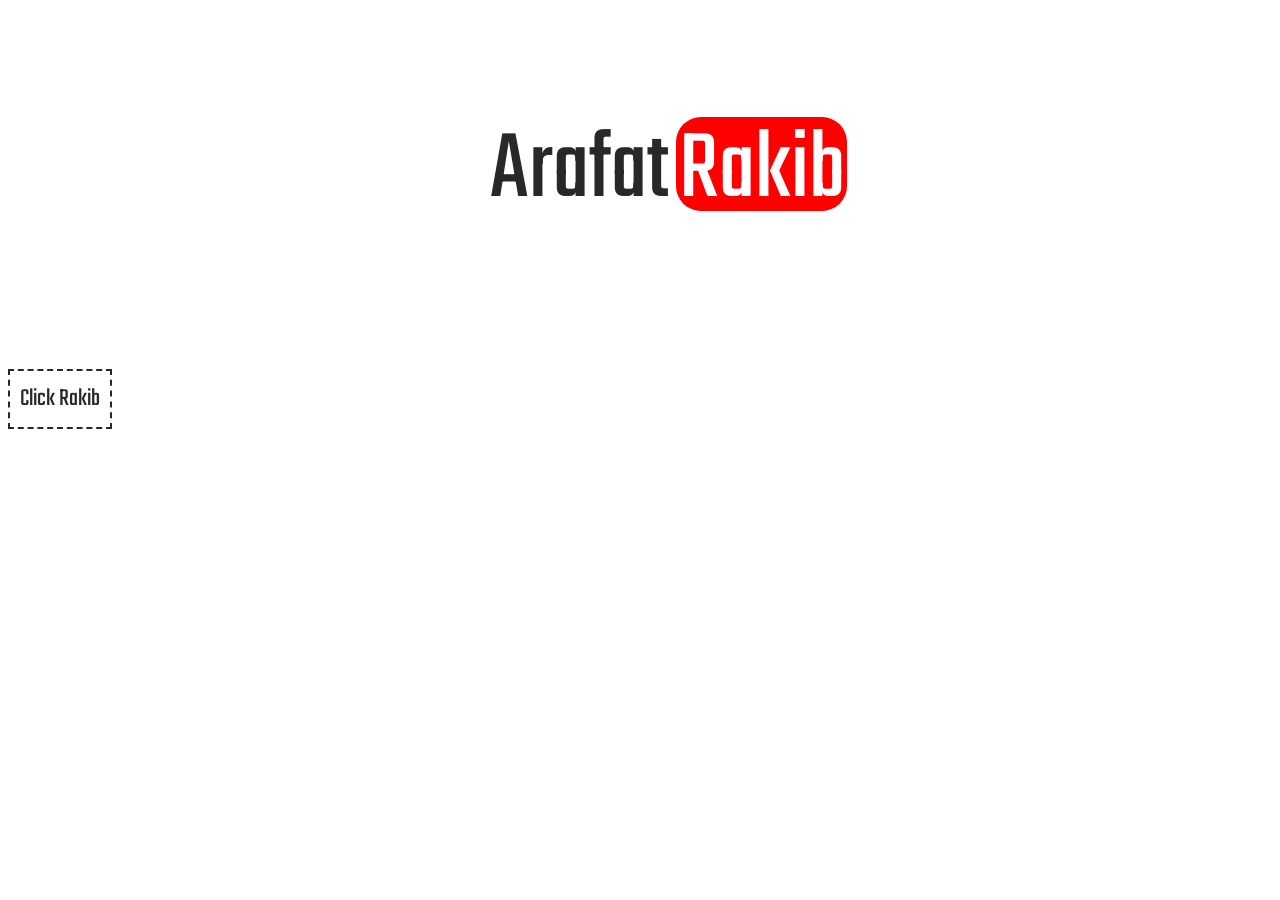
<file: css/youtube-type-logo-animation/index.html>
<!DOCTYPE html>
<html >
<head>
  <meta charset="UTF-8">
  <title>YouTube Type Logo Animation - Arafat Rakib</title>
  <meta property="og:image" content="http://tech71.com/rakib/rakib.jpg" />
  <link href="https://fonts.googleapis.com/css?family=Advent+Pro|Anton|Fjalla+One|Francois+One|Oswald|Ramabhadra|Tauri|Teko|Ubuntu+Condensed" rel="stylesheet">
<link href="https://fonts.googleapis.com/css?family=Amatic+SC|Courgette|Kaushan+Script|Marck+Script|Pacifico|Sacramento" rel="stylesheet">
  
  
      <link rel="stylesheet" href="css/style.css">

  
</head>

<div class="container">
	
	<span class="before"></span>
		<p class="you">Arafat<span class="tube">Rakib</span></p>
	<span class="after"></span> 
	
</div>


<p class="msg">Click Rakib</p><br>

  
  
</body>
</html>
</file>
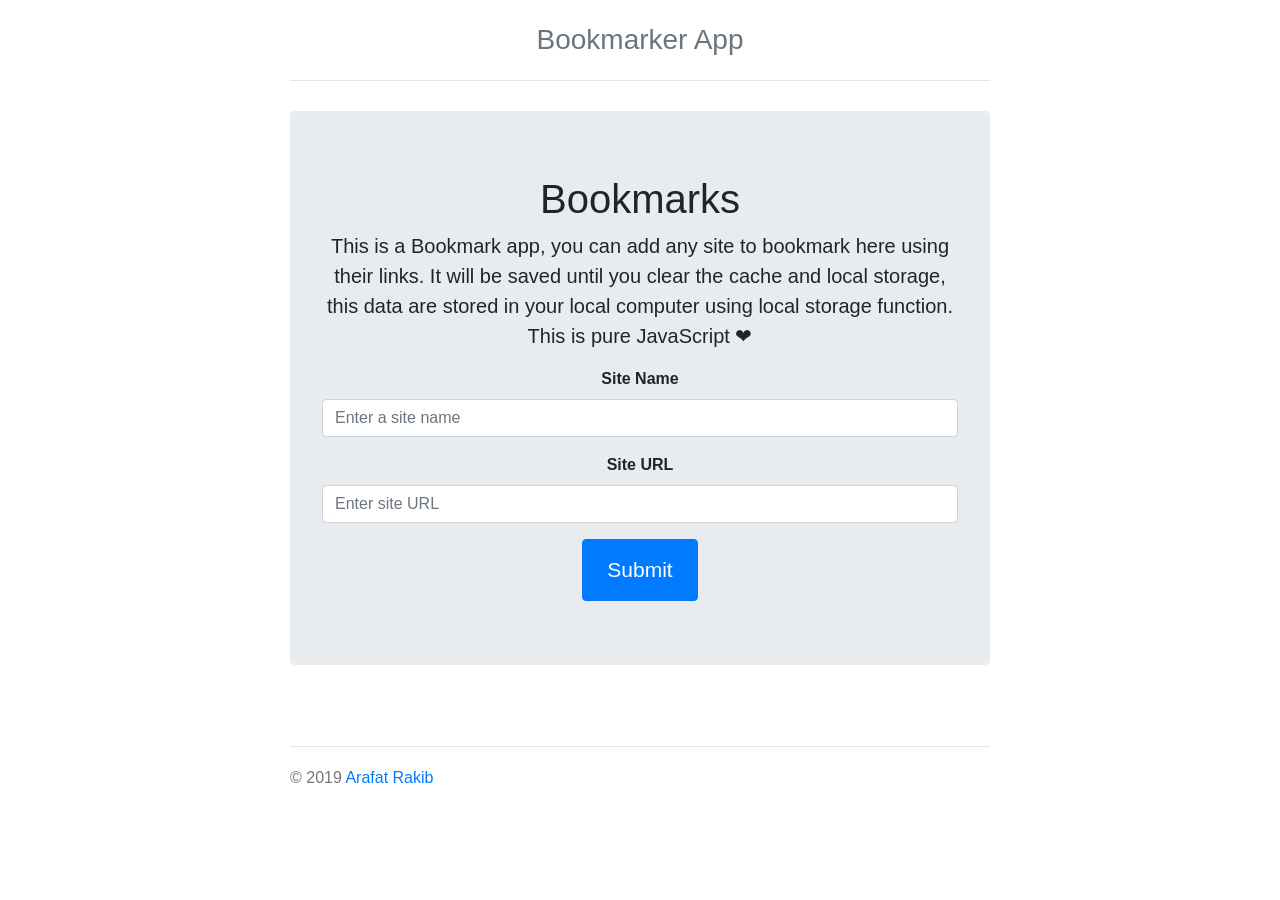
<file: js/bookmarker-js/index.html>
<!DOCTYPE html>
<html lang="en">
<head>
    <meta charset="utf-8">
    <meta http-equiv="X-UA-Compatible" content="IE=edge">
    <meta name="viewport" content="width=device-width, initial-scale=1">
    <!-- The above 3 meta tags *must* come first in the head; any other head content must come *after* these tags -->
    <meta name="description" content="This is a bookmark app.">
    <meta name="author" content="arafat rakib">
    <meta property="og:image" content="bookmark.png">
    <meta property="og:title" content="Bookmarker App - JS">


    <title>Bookmarker - JS</title>

    <!-- Bootstrap core CSS -->
    <link rel="stylesheet" href="https://maxcdn.bootstrapcdn.com/bootstrap/4.0.0/css/bootstrap.min.css" integrity="sha384-Gn5384xqQ1aoWXA+058RXPxPg6fy4IWvTNh0E263XmFcJlSAwiGgFAW/dAiS6JXm" crossorigin="anonymous">    <!-- Custom styles for this template -->
    <link href="css/style.css" rel="stylesheet">


    <!-- HTML5 shim and Respond.js for IE8 support of HTML5 elements and media queries -->
    <!--[if lt IE 9]>
    <script src="https://oss.maxcdn.com/html5shiv/3.7.3/html5shiv.min.js"></script>
    <script src="https://oss.maxcdn.com/respond/1.4.2/respond.min.js"></script>
    <![endif]-->
</head>

<body onload="book()">

<div class="container">
    <div class="header clearfix">
        <h3 class="text-muted" align="center">Bookmarker App</h3>
    </div>


    <div class="jumbotron">
        <h1>Bookmarks</h1>
        <p class="lead">This is a Bookmark app, you can add any site to bookmark here using their links. It will be saved until you clear the cache and local storage, this data are stored in your local computer using local storage function.<br> This is pure JavaScript ❤</p>


        <form id="myform">
            <div class="form-group">
                <label><b>Site Name</b></label>
                <input type="text" class="form-control" id="sitename" placeholder="Enter a site name">
            </div>
            <div class="form-group">
                <label><b>Site URL</b></label>
                <input type="url" class="form-control" id="siteurl" placeholder="Enter site URL">
            </div>
            <button type="submit" class="btn btn-primary" id="submit">Submit</button>
        </form>
    </div>

    <div class="row marketing">
        <div class="col-lg-12">
            <div id="Results"> </div>
        </div>
    </div>

    <footer class="footer">
        <p>&copy; 2019 <a href="https://arafatrakib.com/">Arafat Rakib</a></p>
    </footer>

</div> <!-- /container -->


<!-- IE10 viewport hack for Surface/desktop Windows 8 bug -->
<script src="js/main.js"></script>
<script src="https://code.jquery.com/jquery-3.2.1.slim.min.js" integrity="sha384-KJ3o2DKtIkvYIK3UENzmM7KCkRr/rE9/Qpg6aAZGJwFDMVNA/GpGFF93hXpG5KkN" crossorigin="anonymous"></script>
<script src="https://cdnjs.cloudflare.com/ajax/libs/popper.js/1.12.9/umd/popper.min.js" integrity="sha384-ApNbgh9B+Y1QKtv3Rn7W3mgPxhU9K/ScQsAP7hUibX39j7fakFPskvXusvfa0b4Q" crossorigin="anonymous"></script>
<script src="https://maxcdn.bootstrapcdn.com/bootstrap/4.0.0/js/bootstrap.min.js" integrity="sha384-JZR6Spejh4U02d8jOt6vLEHfe/JQGiRRSQQxSfFWpi1MquVdAyjUar5+76PVCmYl" crossorigin="anonymous"></script><script
        src="https://code.jquery.com/jquery-3.3.1.js"
        integrity="sha256-2Kok7MbOyxpgUVvAk/HJ2jigOSYS2auK4Pfzbm7uH60="
        crossorigin="anonymous"></script>
</body>
</html>
</file>
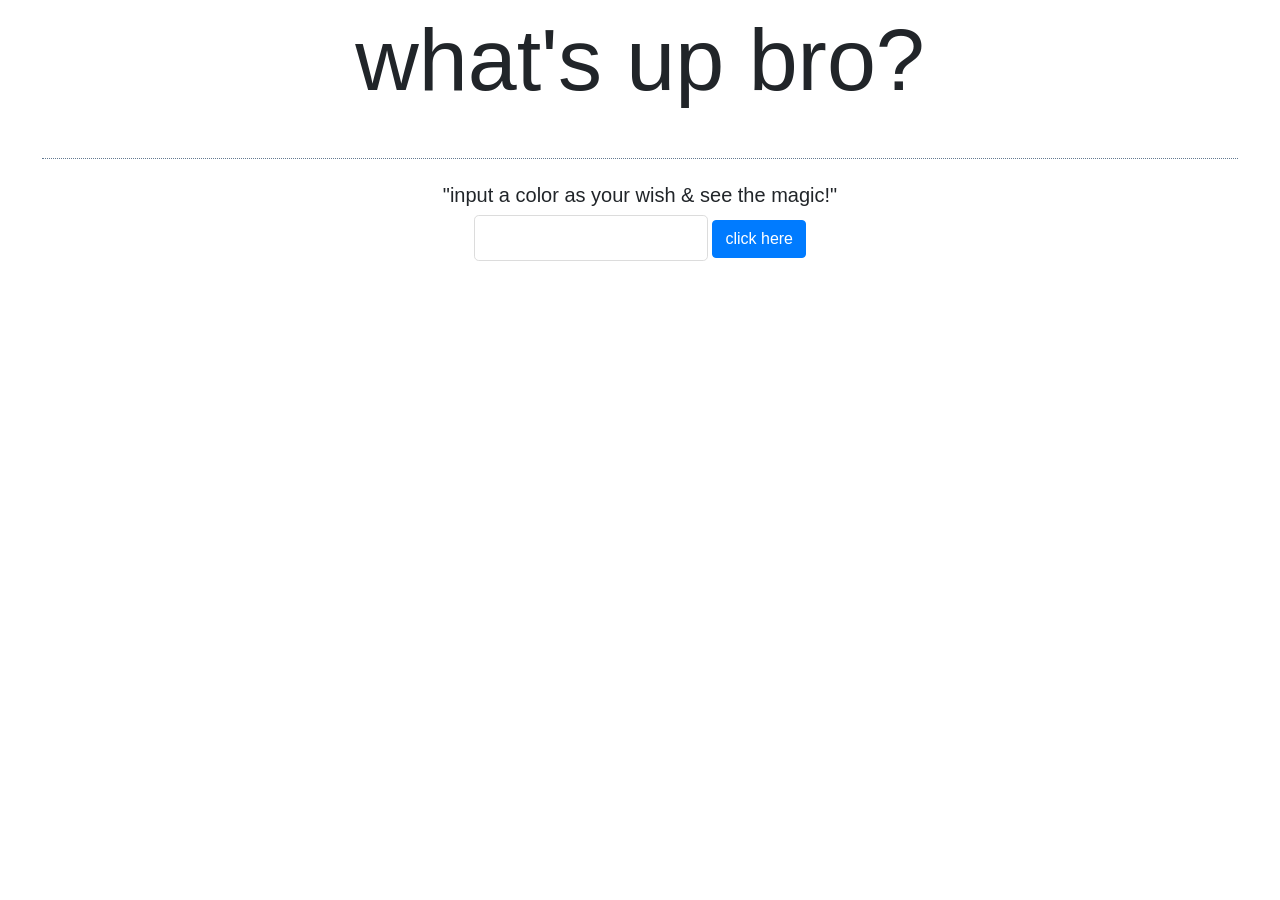
<file: js/funjs/index.html>
<!DOCTYPE html>
<html>
  <head>
    <title>Fun JavaScript and the DOM</title>
    <link rel="stylesheet" href="css/style.css">
    <link rel="stylesheet" href="https://stackpath.bootstrapcdn.com/bootstrap/4.1.3/css/bootstrap.min.css" integrity="sha384-MCw98/SFnGE8fJT3GXwEOngsV7Zt27NXFoaoApmYm81iuXoPkFOJwJ8ERdknLPMO" crossorigin="anonymous">
  </head>
  <body>
    <h1 id="myHeading" class="display-2"> what's up bro?</h1>
    <div>
      <h5>"input a color as your wish & see the magic!"</h5><input type="text" id="myinput">   <button type="button" id="myButton" class="btn btn-primary">click here</button>
    </div>
    <script src="app.js"></script>
  </body>
</html>
</file>
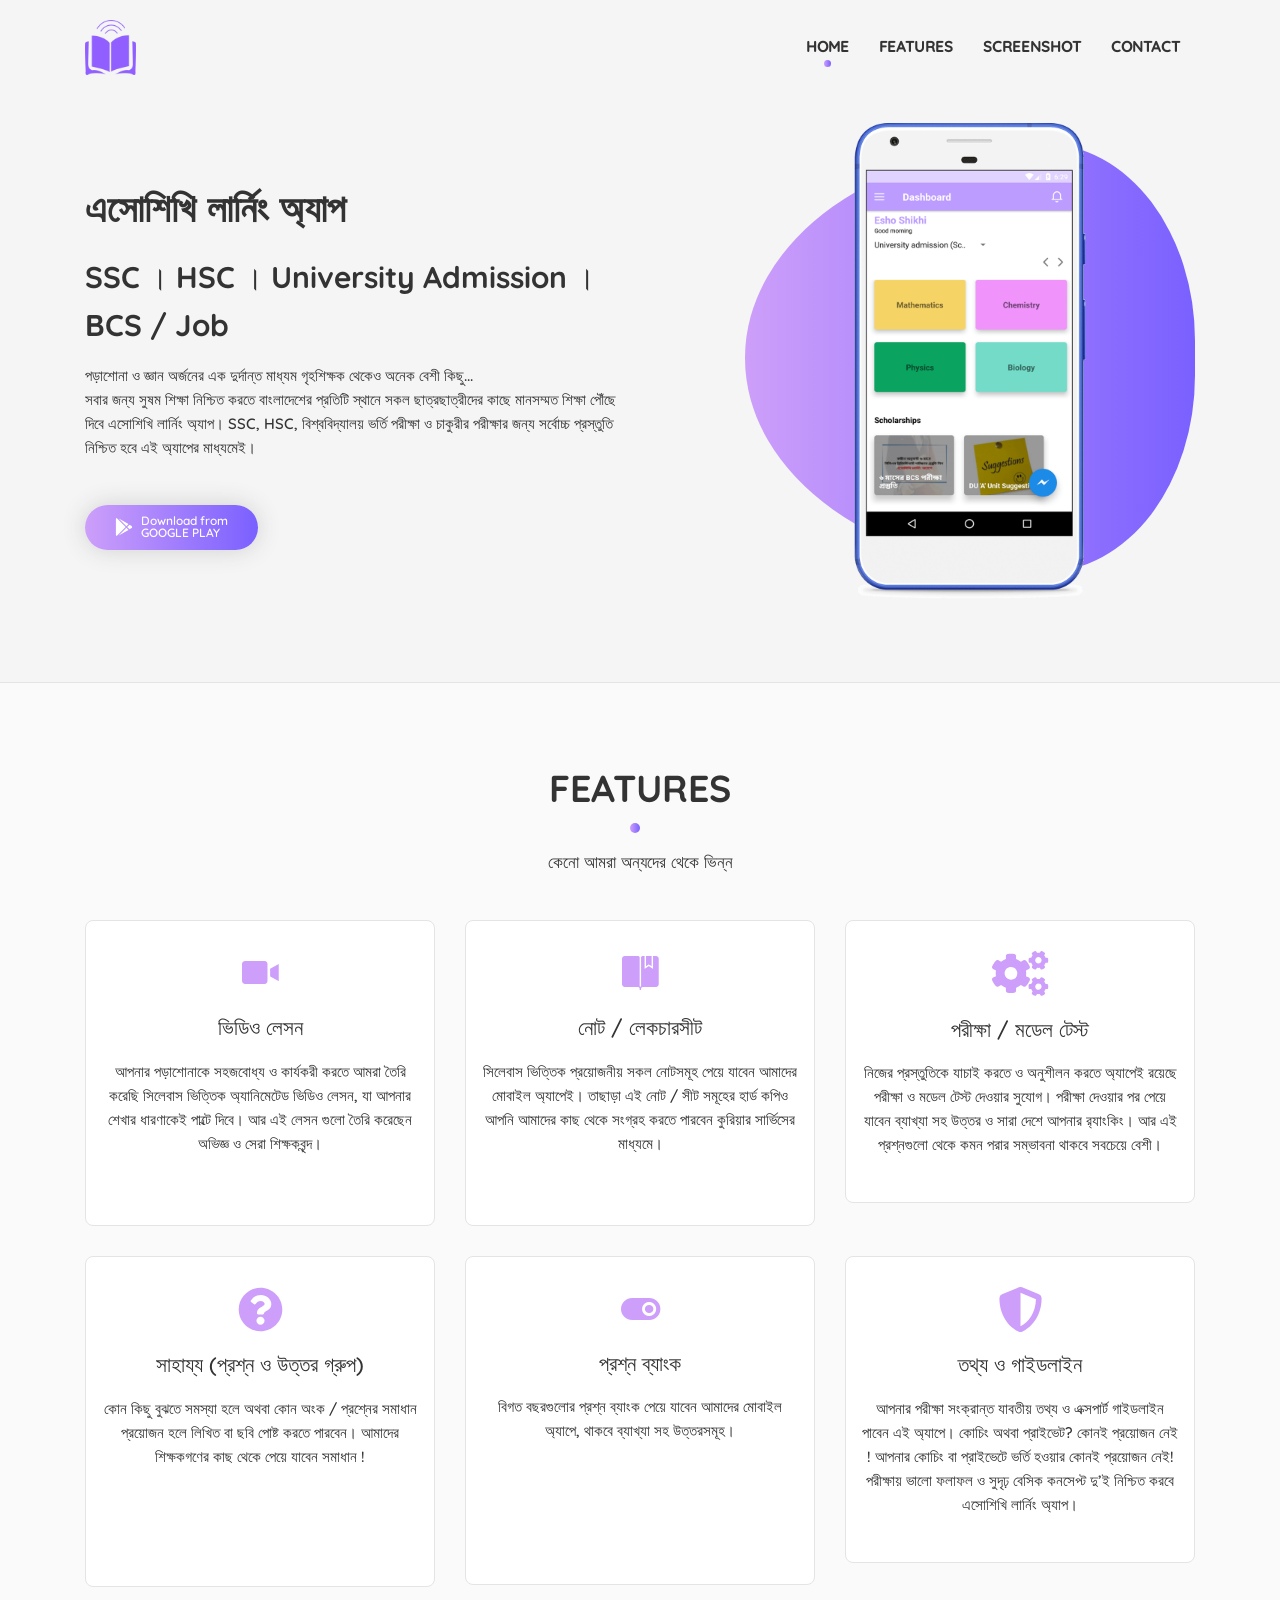
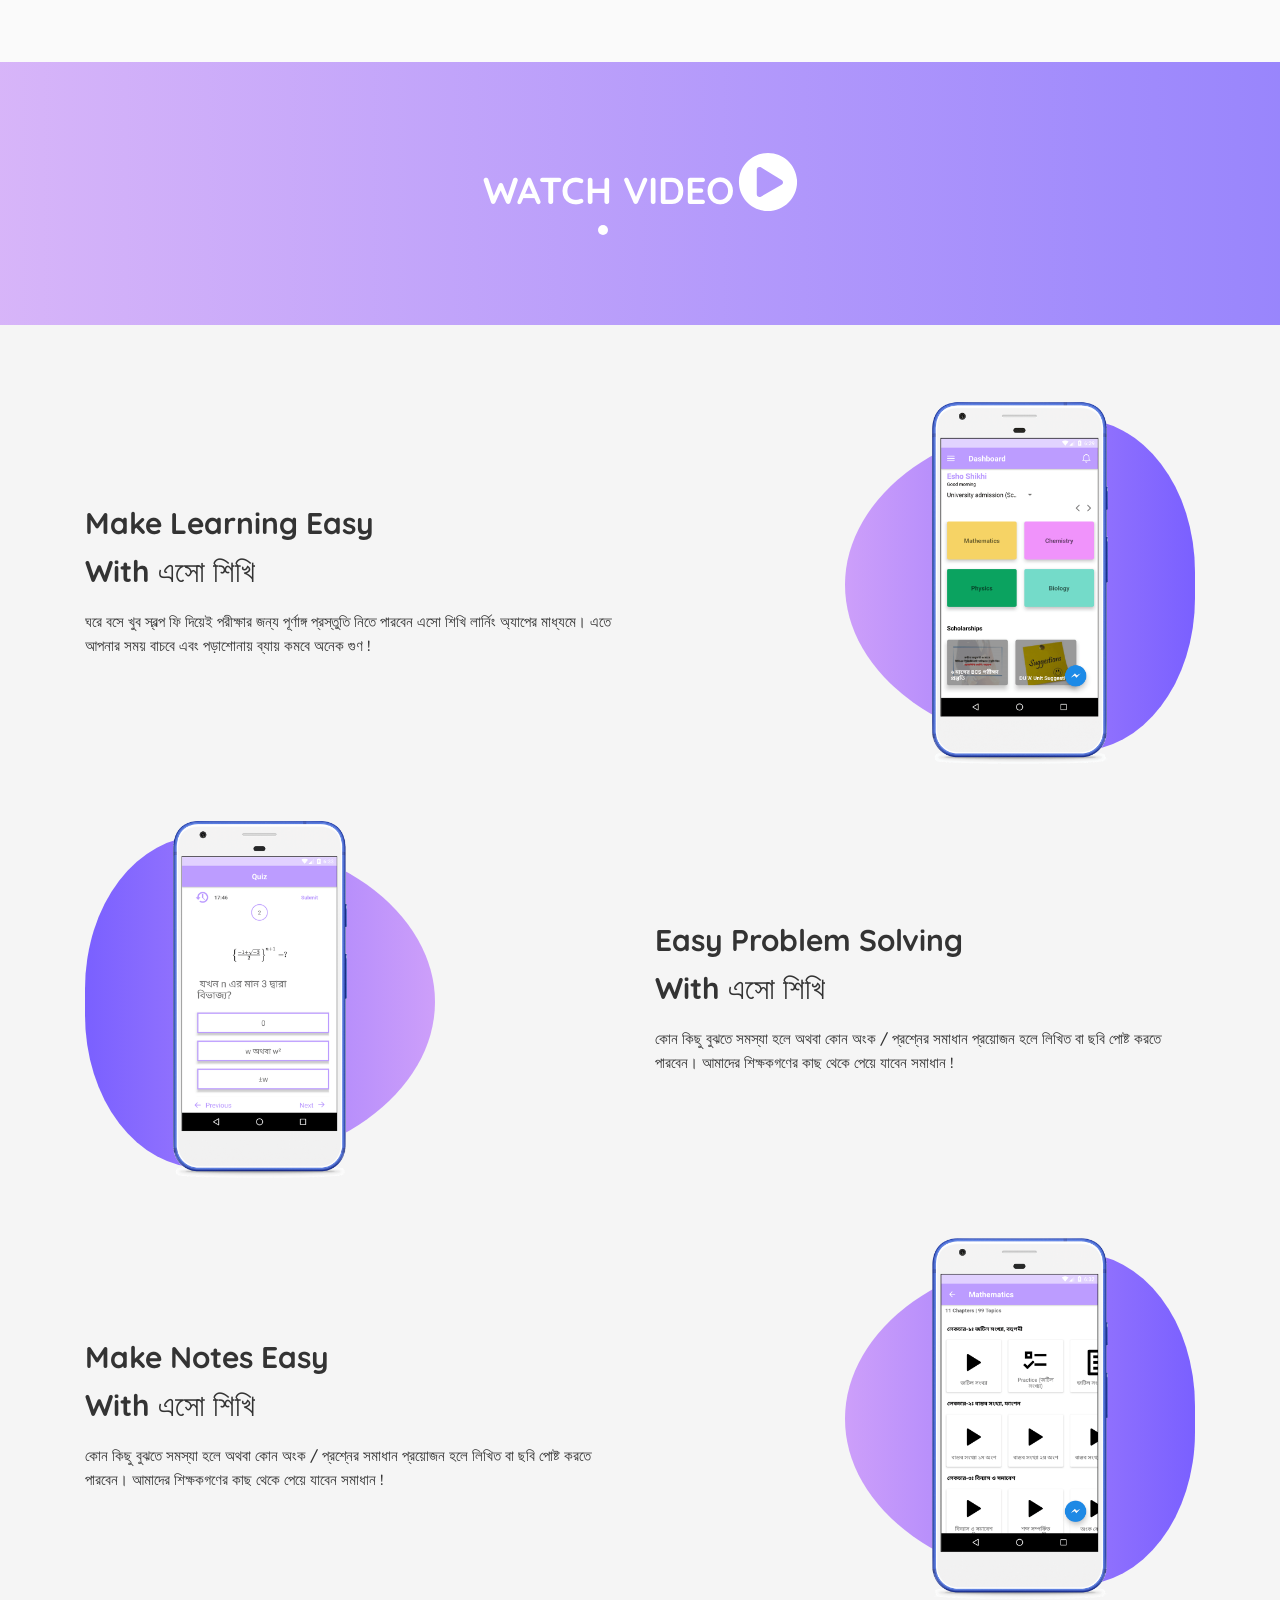
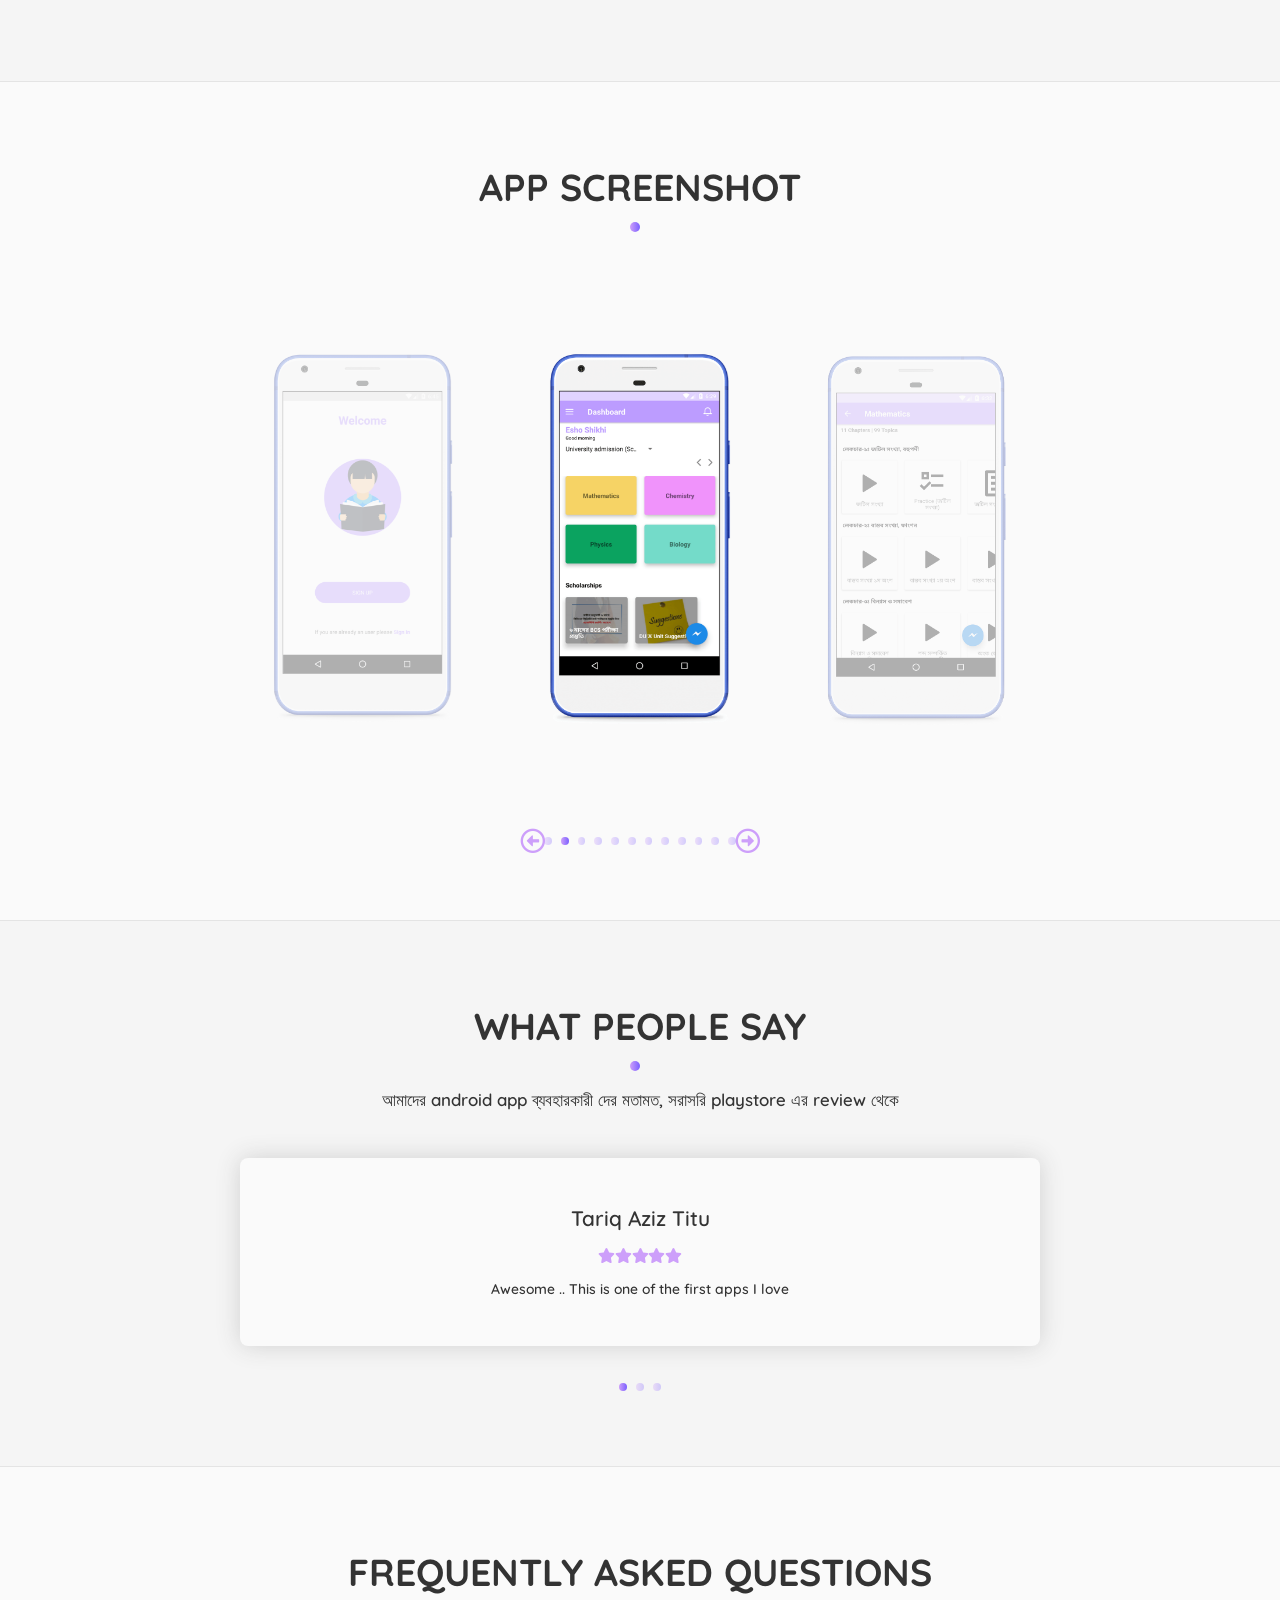
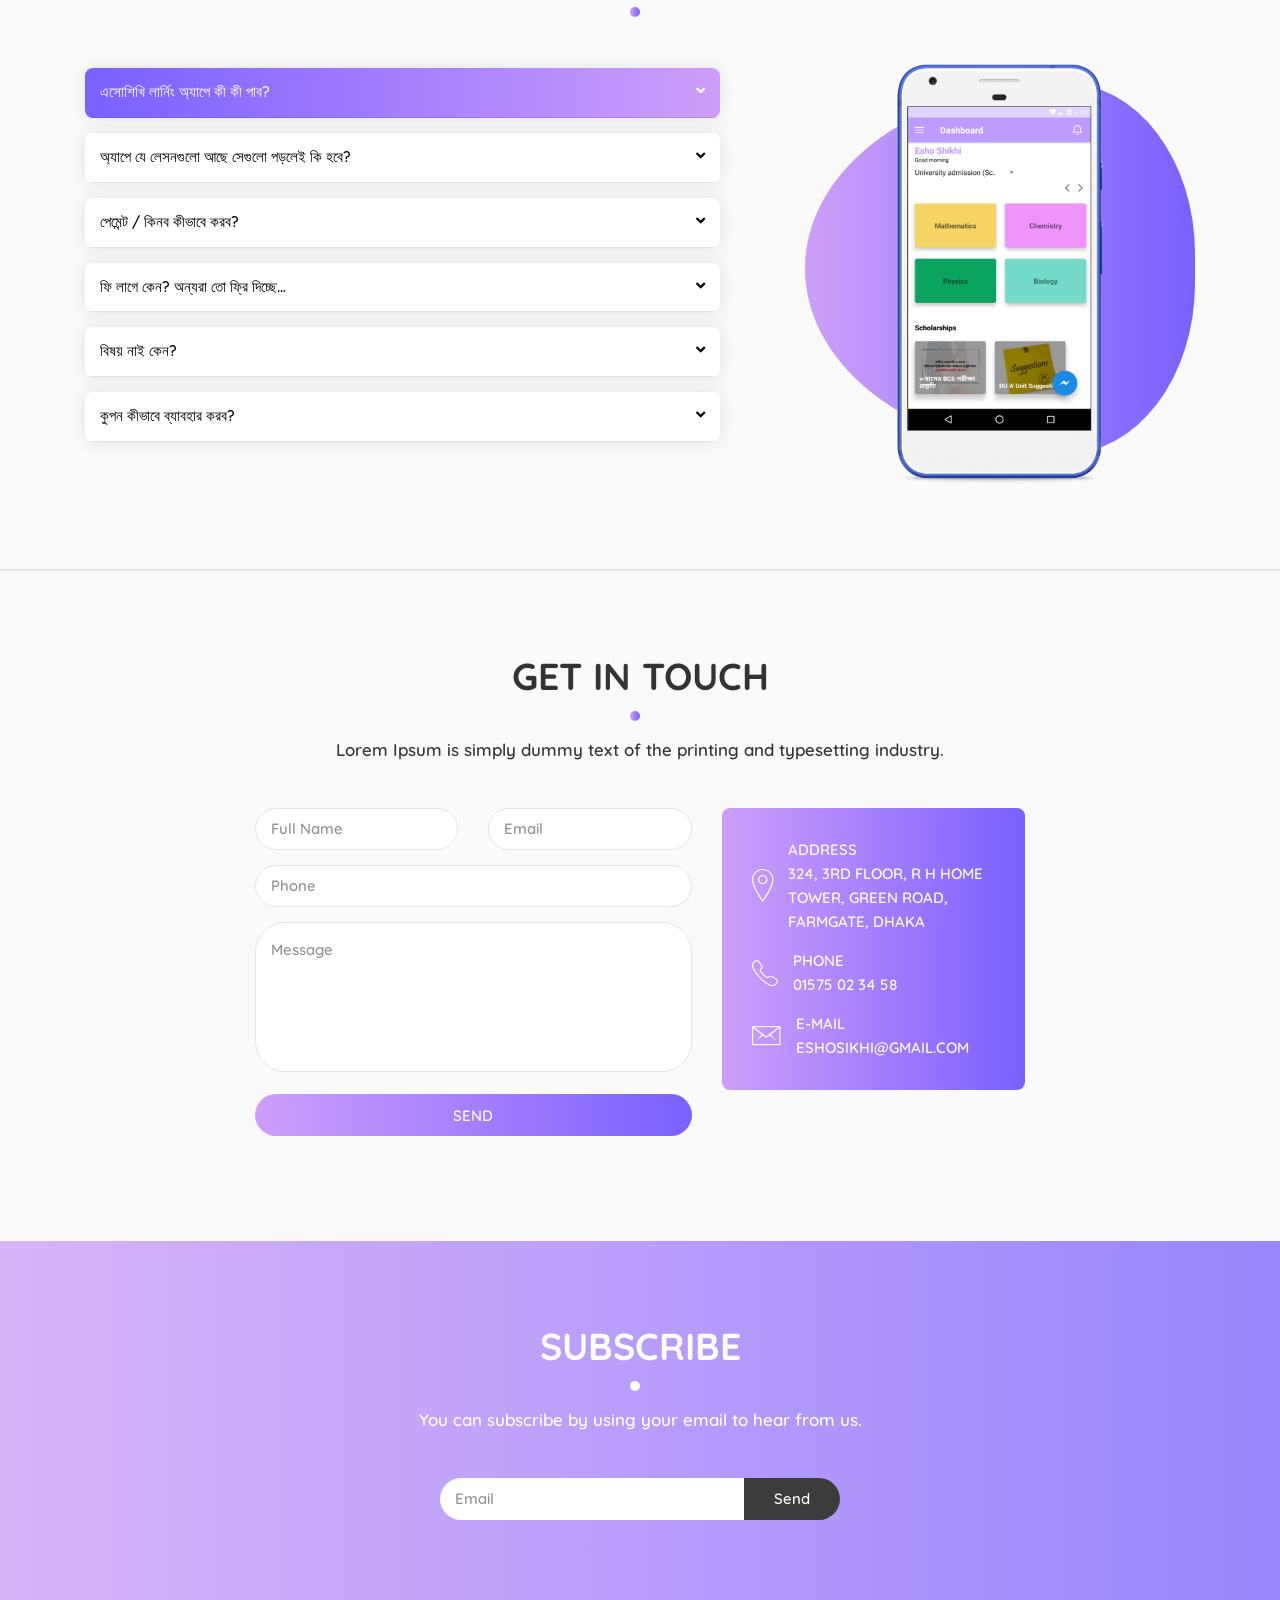
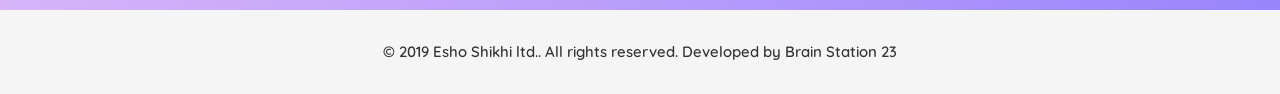
<file: web/esho-shikhi-app-landing/index.html>
<!Doctype html>
<html lang="zxx">
  <head>
    <meta charset="utf-8">
    <meta name="viewport" content="width=device-width, initial-scale=1">
      <title>Esho Shikhi Learning App</title>
      <!-- Favicons -->
      <link rel="icon" href="img/favicon-esho shikhi.png" sizes="16x16" type="image/png">

      <!-- CSS Implementing Plugins -->
      <link rel="stylesheet" href="css/inc/plugins.css">
      <!-- CSS Global Compulsory -->
      <link rel="stylesheet" href="css/style.css">
      <link href="https://stackpath.bootstrapcdn.com/font-awesome/4.7.0/css/font-awesome.min.css" rel="stylesheet" integrity="sha384-wvfXpqpZZVQGK6TAh5PVlGOfQNHSoD2xbE+QkPxCAFlNEevoEH3Sl0sibVcOQVnN" crossorigin="anonymous">
  </head>
  <body>
    <!--============ Start Header ============-->
    <header class="main_header fixed-top w-100 purple_header">
      <div class="container">
        <nav class="navbar navbar-expand-lg">
          <!--============ brabd ============-->
          <a class="navbar-brand" href="index.html"><img src="img/logo.png" alt="esho shikhi" style="min-height: 55px"></a>
          <button class="navbar-toggler col_purple" type="button" data-toggle="collapse" data-target="#main-menu" aria-controls="main-menu" aria-expanded="false" aria-label="Toggle navigation">
            <i class="ion-navicon-round"></i>
          </button>
          <div class="collapse navbar-collapse" id="main-menu" >
            <!--============ benu links ============-->
            <ul class="navbar-nav ml-auto">
              <li class="nav-item text-uppercase active">
                <a class="nav-link" href="#home" style="font-weight: bold">Home</a>
              </li>
              <li class="nav-item text-uppercase">
                <a class="nav-link" href="#features_section" style="font-weight: bold">Features</a>
              </li>
              <li class="nav-item text-uppercase">
                <a class="nav-link" href="#screenshot_section" style="font-weight: bold">Screenshot</a>
              </li>

              <!-- <li class="nav-item text-uppercase">
                <a class="nav-link" href="#blogs_section" style="font-weight: bold">Blog</a>
              </li> -->
              <li class="nav-item text-uppercase">
                <a class="nav-link" href="#contact_section" style="font-weight: bold">Contact</a>
              </li>
            </ul>
          </div>
        </nav>
      </div>
      <!--============ Start loader ============-->
      <div class="loader purple">
        <div class="loading">
          <div class="loading-a"></div>
          <div class="loading-b"></div>
        </div>
      </div>
    </header>
    <!--============ end Header ============-->
    <!--============ Start Main ============-->
    <main class="start_site" id="home">
      <!--============ Start top section ============-->
      <section id="top_section">
        <div class="container">
          <div class="row">
            <div class="col-sm-12 col-md-12 col-lg-6">
              <div class="top_content">
                <h1 class="text-capitalize wow fadeInDown"><strong>এসোশিখি লার্নিং অ্যাপ </strong></h1>
                <h2>SSC । HSC । University Admission । BCS / Job</h2>
                <p class="top_sec_desc text-capitalize wow fadeInDown">পড়াশোনা ও জ্ঞান অর্জনের এক দুর্দান্ত মাধ্যম
                  গৃহশিক্ষক থেকেও অনেক বেশী কিছু... <br> সবার জন্য সুষম শিক্ষা নিশ্চিত করতে বাংলাদেশের প্রতিটি স্থানে সকল ছাত্রছাত্রীদের কাছে মানসম্মত শিক্ষা পৌঁছে দিবে এসোশিখি লার্নিং অ্যাপ। SSC, HSC, বিশ্ববিদ্যালয় ভর্তি পরীক্ষা ও চাকুরীর পরীক্ষার জন্য  সর্বোচ্চ প্রস্তুতি নিশ্চিত হবে এই অ্যাপের মাধ্যমেই।</p>
                <div class="d-flex justify- align-content-center flex-wrap wow fadeInUp">
                  <!-- <a class="app-btn box_shadow btn_grad d-inline-flex align-items-center" href="#">
                    <i class="app_icon fab fa-apple"></i>
                    <p>Avilable on the <br> APP STORE</p>
                  </a> -->
                  <a class="app-btn box_shadow btn_grad d-inline-flex align-items-center" href="https://play.google.com/store/apps/details?id=com.eshosikhi" target="_blank">
                    <i class="app_icon fab fa-google-play"></i>
                    <p>Download from <br> GOOGLE PLAY</p>
                  </a>
                </div>
              </div>
            </div>
              <div class="col-sm-12 col-md-12 col-lg-6">
                <div class="top_mob text-center bg_rounded_right purple">
                  <img class="wow fadeInUp" src="img/landing.png" alt="esho shikhi">
                </div>
              </div>
          </div>
        </div>
      </section>
      <!--============ end top section ============-->
      <!--============ Start features section ============-->
      <section class="text-center" id="features_section">
        <div class="container">
          <h1 class="section_tit purple">FEATURES</h1>
          <p class="sec_desc">কেনো আমরা অন্যদের থেকে ভিন্ন</p>
          <div class="row">
            <div class="col-sm-6 col-md-6 col-lg-4">
              <div class="feature_item purple wow fadeInUp" data-wow-duration="1s" data-wow-delay="0s">
                <i class="feature_icon ion-ios-videocam col_purple"></i>
                <h3 class="feature_title text-capitalize">ভিডিও লেসন</h3>
                <p class="feature_desc">আপনার পড়াশোনাকে সহজবোধ্য ও কার্যকরী করতে আমরা তৈরি করেছি সিলেবাস ভিত্তিক অ্যানিমেটেড ভিডিও লেসন, 
                  যা আপনার শেখার ধারণাকেই পাল্টে দিবে। আর এই লেসন গুলো তৈরি করেছেন অভিজ্ঞ ও সেরা শিক্ষকবৃন্দ।</p> <br>
              </div>
            </div>
            <div class="col-sm-6 col-md-6 col-lg-4">
              <div class="feature_item purple wow fadeInUp" data-wow-duration="1s" data-wow-delay=".3s">
                <i class="feature_icon ion-ios-bookmarks col_purple"></i>
                <h3 class="feature_title text-capitalize">নোট / লেকচারসীট</h3>
                <p class="feature_desc">সিলেবাস ভিত্তিক প্রয়োজনীয় সকল নোটসমূহ পেয়ে যাবেন আমাদের মোবাইল অ্যাপেই। তাছাড়া এই নোট / সীট সমূহের হার্ড কপিও আপনি 
                  আমাদের কাছ থেকে সংগ্রহ করতে পারবেন কুরিয়ার সার্ভিসের মাধ্যমে।</p><br>
              </div>
            </div>
            <div class="col-sm-6 col-md-6 col-lg-4">
              <div class="feature_item purple wow fadeInUp" data-wow-duration="1s" data-wow-delay=".6s">
                <i class="feature_icon fas fa-cogs col_purple"></i>
                <h3 class="feature_title text-capitalize">পরীক্ষা / মডেল টেস্ট</h3>
                <p class="feature_desc">নিজের প্রস্তুতিকে যাচাই করতে ও অনুশীলন করতে অ্যাপেই রয়েছে পরীক্ষা ও মডেল টেস্ট দেওয়ার সুযোগ।  
                  পরীক্ষা দেওয়ার পর পেয়ে যাবেন ব্যাখ্যা সহ উত্তর ও সারা দেশে আপনার র‍্যাংকিং। আর এই প্রশ্নগুলো থেকে কমন পরার সম্ভাবনা থাকবে সবচেয়ে 
                  বেশী।</p>
              </div>
            </div>
            <div class="col-sm-6 col-md-6 col-lg-4">
              <div class="feature_item purple wow fadeInUp" data-wow-duration="1s" data-wow-delay="0s">
                <i class="feature_icon fas fa-question-circle col_purple"></i>
                <h3 class="feature_title text-capitalize">সাহায্য (প্রশ্ন ও উত্তর গ্রুপ)</h3>
                <p class="feature_desc">কোন কিছু বুঝতে সমস্যা হলে অথবা কোন অংক / প্রশ্নের সমাধান প্রয়োজন হলে লিখিত বা ছবি পোষ্ট 
                  করতে পারবেন। আমাদের শিক্ষকগণের কাছ থেকে পেয়ে যাবেন সমাধান !</p> <br> <br><br>
              </div>
            </div>
            <div class="col-sm-6 col-md-6 col-lg-4">
              <div class="feature_item purple wow fadeInUp" data-wow-duration="1s" data-wow-delay=".3s">
                <i class="feature_icon ion-toggle-filled col_purple"></i>
                <h3 class="feature_title text-capitalize">প্রশ্ন ব্যাংক</h3>
                <p class="feature_desc">বিগত বছরগুলোর প্রশ্ন ব্যাংক পেয়ে যাবেন আমাদের মোবাইল অ্যাপে, থাকবে ব্যাখ্যা সহ উত্তরসমূহ।</p> <br><br><br><br>
              </div>
            </div>
            <div class="col-sm-6 col-md-6 col-lg-4">
              <div class="feature_item purple wow fadeInUp" data-wow-duration="1s" data-wow-delay=".6s">
                <i class="feature_icon fas fa-shield-alt col_purple"></i>
                <h3 class="feature_title text-capitalize">তথ্য ও গাইডলাইন</h3>
                <p class="feature_desc">আপনার পরীক্ষা সংক্রান্ত যাবতীয় তথ্য ও এক্সপার্ট গাইডলাইন পাবেন এই অ্যাপে।
                  কোচিং অথবা প্রাইভেট? কোনই প্রয়োজন নেই !
                  আপনার কোচিং বা প্রাইভেটে ভর্তি হওয়ার কোনই প্রয়োজন নেই! পরীক্ষায় ভালো ফলাফল ও সুদৃঢ় বেসিক কনসেপ্ট 
                  দু’ই নিশ্চিত করবে এসোশিখি লার্নিং অ্যাপ।</p>
              </div>
            </div>
          </div>
        </div>
      </section>
      <!--============ end features section ============-->
      <!--============ Start video section ============-->
      <section class="text-center text-white" id="video_section">
        <div class="bg_grad_opacity"></div>
        <div class="container">
          <div class="video_content">
            <h1 class="section_tit text-white text-uppercase">WATCH VIDEO</h1>
<!--             <p class="video_desc">Lorem Ipsum is simply dummy text of the printing and typesetting industry.</p> -->
            <a class="text-white" id="video_icon" href="#"><i class="fas fa-play-circle"></i></a>
          </div>
          <!-- Video source -->
          <div class="video_popup justify-content-center align-items-center align-content-center">
            <div class="video_src">
              <div class="iframe_src">
                <iframe src="https://www.youtube.com/embed/e9ij4-gA5-I" allowfullscreen></iframe>
              </div>
            </div>
          </div>
        </div>
      </section>
      <!--============ Start description section ============-->
      <section id="description_section">
        <div class="container">
          <div class="row desc_row">
            <div class="col-sm-12 col-md-6">
              <div class="desc_content">
                <h2 class="text-capitalize">Make Learning Easy <br> With এসো শিখি</h2>
                <p class="text-capitalize">ঘরে বসে খুব স্বল্প ফি দিয়েই পরীক্ষার জন্য পূর্ণাঙ্গ প্রস্তুতি নিতে পারবেন এসো শিখি লার্নিং অ্যাপের মাধ্যমে। এতে আপনার সময় বাচবে এবং পড়াশোনায় ব্যায় কমবে অনেক গুণ !</p>
              </div>
            </div>
            <div class="col-sm-12 col-md-6">
              <div class="desc_mob text-center bg_rounded_right purple">
                <img src="img/2.png" alt="esho shikhi">
              </div>
            </div>
          </div>
          <div class="row desc_row">
            <div class="col-sm-12 col-md-6">
              <div class="desc_mob text-center bg_rounded_left purple">
                <img src="img/5.png" alt="esho shikhi">
              </div>
            </div>
            <div class="col-sm-12 col-md-6">
              <div class="desc_content">
                <h2 class="text-capitalize">easy problem solving <br> With এসো শিখি</h2>
                <p class="text-capitalize">কোন কিছু বুঝতে সমস্যা হলে অথবা কোন অংক / প্রশ্নের সমাধান প্রয়োজন হলে লিখিত বা ছবি পোষ্ট করতে পারবেন। আমাদের শিক্ষকগণের কাছ থেকে পেয়ে যাবেন সমাধান !</p>
              </div>
            </div>
          </div>
          <div class="row desc_row">
            <div class="col-sm-12 col-md-6">
              <div class="desc_content">
                <h2 class="text-capitalize">Make Notes Easy <br> With এসো শিখি</h2>
                <p class="text-capitalize">কোন কিছু বুঝতে সমস্যা হলে অথবা কোন অংক / প্রশ্নের সমাধান প্রয়োজন হলে লিখিত বা ছবি পোষ্ট করতে পারবেন। আমাদের শিক্ষকগণের কাছ থেকে পেয়ে যাবেন সমাধান !</p>
              </div>
            </div>
            <div class="col-sm-12 col-md-6">
              <div class="desc_mob text-center bg_rounded_right purple">
                <img src="img/3.png" alt="esho shikhi">
              </div>
            </div>
          </div>
        </div>
      </section>
      <!--============ Start Screenshot section ============-->
      <section class="text-center" id="screenshot_section">
        <div class="container">
          <h1 class="section_tit purple">APP SCREENSHOT</h1>
          <!-- <p class="sec_desc">Lorem Ipsum is simply dummy text of the printing and typesetting industry.</p> -->
          <div class="screenshots">
            <!-- mobile mocup -->
            <!-- <img class="mob_mocup" src="http://via.placeholder.com/1080x2246" > -->
            <div class="owl-carousel purple" id="screenshots_slider">
              <!-- start screenshot items -->
              <div class="screen_item">
                <img src="img/1.png" alt="esho shikhi">
              </div>
              <div class="screen_item">
                <img src="img/2.png" alt="esho shikhi">
              </div>
              <div class="screen_item">
                <img src="img/3.png" alt="esho shikhi">
              </div>
              <div class="screen_item">
                <img src="img/4.png" alt="esho shikhi">
              </div>
              <div class="screen_item">
                <img src="img/5.png" alt="esho shikhi">
              </div>
              <div class="screen_item">
                <img src="img/6.png" alt="esho shikhi">
              </div>
              <div class="screen_item">
                <img src="img/7.png" alt="esho shikhi">
              </div>
              <div class="screen_item">
                <img src="img/8.png" alt="esho shikhi">
              </div>
              <div class="screen_item">
                <img src="img/9.png" alt="esho shikhi">
              </div>
              <div class="screen_item">
                <img src="img/10.png" alt="esho shikhi">
              </div>
              <div class="screen_item">
                <img src="img/11.png" alt="esho shikhi">
              </div>
              <div class="screen_item">
                <img src="img/14.png" alt="esho shikhi">
              </div>
            </div>
          </div>
        </div>
      </section>
      <!--============ Start clients section ============-->
      <section class="text-center" id="clients_section">
        <div class="container">
          <h1 class="section_tit purple">WHAT PEOPLE SAY</h1>
          <p class="sec_desc">আমাদের android app ব্যবহারকারী দের মতামত, সরাসরি playstore এর review থেকে</p>
          <div class="owl-carousel box_shadow purple" id="clients_slider">
              <!-- start clients  -->
              <div class="client_item">
                <!-- <div class="client_img">
                  <img src="http://via.placeholder.com/90x90" alt="esho shikhi">
                </div> -->
                <h3 class="client_name text-capitalize">Tariq aziz titu</h3>
                <!-- <p class="client_position text-capitalize col_purple">Awesome Seinor Artist</p> -->
                <div class="rate d-flex justify-content-center">
                  <i class="col_purple fas fa-star"></i>
                  <i class="col_purple fas fa-star"></i>
                  <i class="col_purple fas fa-star"></i>
                  <i class="col_purple fas fa-star"></i>
                  <i class="col_purple fas fa-star"></i>
                </div>
                <p class="client_opinion">Awesome .. This is one of the first apps I love</p>
              </div>
              <div class="client_item">
                <!-- <div class="client_img">
                  <img src="http://via.placeholder.com/90x90" alt="esho shikhi">
                </div> -->
                <h3 class="client_name text-capitalize">Roky Nahid</h3>
                <!-- <p class="client_position text-capitalize col_purple">Awesome Seinor Artist</p> -->
                <div class="rate d-flex justify-content-center">
                  <i class="col_purple fas fa-star"></i>
                  <i class="col_purple fas fa-star"></i>
                  <i class="col_purple fas fa-star"></i>
                  <i class="col_purple fas fa-star"></i>
                  <!-- <i class="col_purple fas fa-star"></i> -->
                </div>
                <p class="client_opinion">thank you eshoshikhi learing team
                </p>
              </div>
              <div class="client_item">
                <!-- <div class="client_img">
                  <img src="http://via.placeholder.com/90x90" alt="esho shikhi">
                </div> -->
                <h3 class="client_name text-capitalize">Tasan Jaber</h3>
                <!-- <p class="client_position text-capitalize col_purple">Awesome Seinor Artist</p> -->
                <div class="rate d-flex justify-content-center">
                  <i class="col_purple fas fa-star"></i>
                  <i class="col_purple fas fa-star"></i>
                  <i class="col_purple fas fa-star"></i>
                  <i class="col_purple fas fa-star"></i>
                  <i class="col_purple fas fa-star"></i>
                </div>
                <p class="client_opinion">very good...too usefull💓
                </p>
              </div>
          </div>
        </div>
      </section>
      
      
      <!--============ Start FAQ section ============-->
      <section id="faq_section" class="text-center">
        <div class="container">
          <h1 class="section_tit purple">FREQUENTLY ASKED QUESTIONS</h1>
          <!-- <p class="sec_desc">Lorem Ipsum is simply dummy text of the printing and typesetting industry.</p> -->
          <div class="row">
            <div class="col-sm-12 col-md-7">
              <div class="quistions text-left">
                <div id="accordion">
                  <!-- start quistion -->
                  <div class="card">
                    <div class="card-header active purple" id="headingOne">
                      <h5 class="mb-0">
                        <button class="btn" data-toggle="collapse" data-target="#collapseOne" aria-expanded="true" aria-controls="collapseOne">
                            এসোশিখি লার্নিং অ্যাপে কী কী পাব? <i class="float-right faq_icon fas fa-angle-down"></i>
                        </button>
                      </h5>
                    </div>

                    <div id="collapseOne" class="collapse" aria-labelledby="headingOne" data-parent="#accordion">
                      <div class="card-body">
                          <div class="m_8625237907463950189yahoo-style-wrap">
                              <div dir="ltr">
                              <p class="m_6314590007024053078ydpac9b83baMsoNormal"><span lang="BN">১। অভিজ্ঞ ও সেরা শিক্ষকদের দ্বারা তৈরি উন্নতমানের অ্যানিমেটেড ভিডিও লেসন ( পুরো বইয়ের)।</span></p>
                              <p class="m_6314590007024053078ydpac9b83baMsoNormal"><span lang="BN">২।&nbsp;</span>MCQ&nbsp;<span lang="BN">পরীক্ষা ( টপিক/ অধ্যায়/ মডেল টেস্ট)</span></p>
                              <p class="m_6314590007024053078ydpac9b83baMsoNormal"><span lang="BN">৩। নোট/ লেকচার সীট</span></p>
                              <p class="m_6314590007024053078ydpac9b83baMsoNormal"><span lang="BN">৪। প্রশ্ন ও উত্তর ফোরাম ( আমাদের শিক্ষকগণ আপনার প্রশ্নের/ সমস্যার সমাধান দিবে )</span></p>
                              <p class="m_6314590007024053078ydpac9b83baMsoNormal"><span lang="BN">৫। কোর্স সংশ্লিষ্ট বই/ লেকচার সীট</span></p>
                              <p class="m_6314590007024053078ydpac9b83baMsoNormal"><span lang="BN">আপনার যেন বাড়তি কোন প্রাইভেট/ কোচিং করতে না হয়</span>,&nbsp;<span lang="BN">অর্থাৎ প্রাইভেট/ কোচিং থেকেও আরও বেশী উপকৃত হন সেভাবেই অ্যাপটির ফিচার সাজানো হয়েছে।</span></p>
                              </div>
                              </div>
                      </div>
                    </div>
                  </div>
                  <!-- start quistion -->
                  <div class="card">
                    <div class="card-header purple" id="headingTwo">
                      <h5 class="mb-0">
                        <button class="btn collapsed" data-toggle="collapse" data-target="#collapseTwo" aria-expanded="false" aria-controls="collapseTwo">
                            অ্যাপে যে লেসনগুলো আছে সেগুলো পড়লেই কি হবে? <i class="float-right faq_icon fas fa-angle-down"></i>
                        </button>
                      </h5>
                    </div>
                    <div id="collapseTwo" class="collapse" aria-labelledby="headingTwo" data-parent="#accordion">
                      <div class="card-body">
                          আপনার প্রস্তুতির জন্য এই অ্যাপে যে ভিডিও লেসন, নোট, পরীক্ষা ও সমাধান দেওয়া আছে তাই যথেষ্ট। আপনি কয়েকদিন নিয়মিত অ্যাপে পড়াশোনা করুন, তাহলেই বুঝতে পারবেন। অল্প কিছু গ্যাপ থাকতে পারে, সেগুলো পেয়ে যাবেন অ্যাপে, কিছুদিনের মধ্যেই।
                      </div>
                    </div>
                  </div>
                  <!-- start quistion -->
                  <div class="card">
                    <div class="card-header purple" id="headingThree">
                      <h5 class="mb-0">
                        <button class="btn collapsed" data-toggle="collapse" data-target="#collapseThree" aria-expanded="false" aria-controls="collapseThree">
                            পেমেন্ট / কিনব কীভাবে করব?<i class="float-right faq_icon fas fa-angle-down"></i>
                        </button>
                      </h5>
                    </div>
                    <div id="collapseThree" class="collapse" aria-labelledby="headingThree" data-parent="#accordion">
                      <div class="card-body">
                          <div class="m_8625237907463950189yahoo-style-wrap">
                              <div dir="ltr">
                              <p class="m_6314590007024053078ydpac9b83baMsoNormal"><span lang="BN">১। মোবাইল অ্যাপের সাইড মেন্যু তে যান।</span></p>
                              <p class="m_6314590007024053078ydpac9b83baMsoNormal"><span lang="BN">&nbsp;&nbsp;&nbsp;&nbsp;&nbsp;&nbsp;২।&nbsp;</span>'Buy Package'&nbsp;<span lang="BN">অপশনে ক্লিক করুন।</span></p>
                              <p class="m_6314590007024053078ydpac9b83baMsoNormal"><span lang="BN">&nbsp;&nbsp;&nbsp;&nbsp;&nbsp;&nbsp;৩। বিষয় ও প্যাকেজ সিলেক্ট করুন</span><span lang="HI">।</span></p>
                              <p class="m_6314590007024053078ydpac9b83baMsoNormal"><span lang="BN">&nbsp;&nbsp;&nbsp;&nbsp;&nbsp;&nbsp;৪।&nbsp;</span>Proceed&nbsp;<span lang="BN">,</span>&nbsp;Next&nbsp;<span lang="BN">বাটন চেপে যেতে থাকুন</span></p>
                              <p class="m_6314590007024053078ydpac9b83baMsoNormal">&nbsp;&nbsp;&nbsp;&nbsp;&nbsp;&nbsp;<span lang="BN">৫। বিকাশ অথবা রকেট অথবা ভিসা বা মাস্টার কার্ড সিলেক্ট করে আপনার পেমেন্ট প্রক্রিয়া সম্পন্ন করুন।</span></p>
                              </div>
                              </div>
                      </div>
                    </div>
                  </div>
                  <!-- start quistion -->
                  <div class="card">
                    <div class="card-header purple" id="headingFour">
                      <h5 class="mb-0">
                        <button class="btn collapsed" data-toggle="collapse" data-target="#collapseFour" aria-expanded="false" aria-controls="collapseFour">
                            ফি লাগে কেন? অন্যরা তো ফ্রি দিচ্ছে…<i class="float-right faq_icon fas fa-angle-down"></i>
                        </button>
                      </h5>
                    </div>
                    <div id="collapseFour" class="collapse" aria-labelledby="headingFour" data-parent="#accordion">
                      <div class="card-body">
                          <div class="m_8625237907463950189yahoo-style-wrap">
                              <div dir="ltr">
                              <p class="m_6314590007024053078ydpac9b83baMsoNormal"><span lang="BN">আমরা যে সেবাটা দিচ্ছি সেগুলো ফ্রিতে দেওয়া সম্ভব কিনা বিবেচনা করে দেখুন।</span></p>
                              <p class="m_6314590007024053078ydpac9b83baMsoNormal"><span lang="BN">১। আমরাই একমাত্র পুরো বইয়ের ভিডিও লেসন, নোট দিচ্ছি। অন্যদের কাছে অল্প কিছু পাবেন যেটা দিয়ে আপনার পূর্ণাঙ্গ প্রস্তুতি হবে না। তাছাড়া আমাদের ভিডিও লেসনগুলো অ্যানিমেটেড যা থেকে আপনি অনেক ভালোভাবে শিখতে পারবেন, যেটা অন্য কেউ দিচ্ছে না।</span></p>
                              <p class="m_6314590007024053078ydpac9b83baMsoNormal"><span lang="BN">আপনার ইন্টারনেট খরচ বাচাতে আমরা মাত্র ৩০০/৪০০ টাকায়&nbsp;</span>DVD<span lang="BN">&nbsp;/ মেমোরি কার্ড কুরিয়ার করে পাঠিয়ে দিচ্ছি।&nbsp;&nbsp;লেকচার সীট/ বই আমরা খুবই স্বল্প মূল্যে কুরিয়ার করে পাঠিয়ে দেই। এগুলো কি ফ্রি তে দেওয়া সম্ভব</span>?</p>
                              <p class="m_6314590007024053078ydpac9b83baMsoNormal"><span lang="BN">২</span><span lang="HI">।&nbsp;</span><span lang="BN">ছাত্র ছাত্রী রা মোবাইলে ছবি তুলে তাদের সমস্যাগুলো পোষ্ট করতে পারে। আমাদের শিক্ষকগণ সেগুলোর সমাধান দিয়ে দেয়।</span></p>
                              <p class="m_6314590007024053078ydpac9b83baMsoNormal"><span lang="BN">৩</span><span lang="HI">।&nbsp;</span><span lang="BN">আর আমাদের সকল কনটেন্ট প্রফেশনাল দের দ্বারা তৈরি। যেটা ফ্রি তে দেওয়া সম্ভব না।</span></p>
                              <p class="m_6314590007024053078ydpac9b83baMsoNormal"><span lang="BN">এক কথায়, এই অ্যাপটি আপনার গৃহশিক্ষকের মত কাজ করবে। এই সেবাগুলো আপনি কোথাও ফ্রি তে পাবেন না। আমরা যে ফি ধার্য করেছি তা কোচিং বা প্রাইভেট থেকে অনেকগুণ কম।</span></p>
                              </div>
                              </div>
                      </div>
                    </div>
                  </div>

                  <div class="card">
                      <div class="card-header purple" id="headingFive">
                        <h5 class="mb-0">
                          <button class="btn collapsed" data-toggle="collapse" data-target="#collapseFive" aria-expanded="false" aria-controls="collapseFive">
                              বিষয় নাই কেন?<i class="float-right faq_icon fas fa-angle-down"></i>
                          </button>
                        </h5>
                      </div>
                      <div id="collapseFive" class="collapse" aria-labelledby="headingFour" data-parent="#accordion">
                        <div class="card-body">
                            <div class="m_8625237907463950189yahoo-style-wrap">
                                <div dir="ltr">
                                <p class="m_6314590007024053078ydpac9b83baMsoNormal"><span lang="BN">১। অ্যাপে যেখানে বিষয়গুলো আছে সেখানে ডানে স্ক্রল করুন। তাহলেই পেয়ে যাবেন।</span></p>
                                <p class="m_6314590007024053078ydpac9b83baMsoNormal"><span lang="BN">২।&nbsp;</span>My Profile&nbsp;<span lang="BN">চেক করুন।&nbsp;</span>Study Level<span lang="BN">&nbsp;ঠিক না থাকলে এডিট করে ঠিক করুন।</span></p>
                                <div dir="ltr"><span lang="BN"><u>তবুও যদি না পান তাহলে কিছুদিন অপেক্ষা করুন।</u>&nbsp;আশা করি খুব শীঘ্রই পেয়ে যাবেন।</span></div>
                                </div>
                                </div>
                        </div>
                      </div>
                    </div>
                    <div class="card">
                        <div class="card-header purple" id="headingSix">
                          <h5 class="mb-0">
                            <button class="btn collapsed" data-toggle="collapse" data-target="#collapseSix" aria-expanded="false" aria-controls="collapseSix">
                                কুপন কীভাবে ব্যাবহার করব?<i class="float-right faq_icon fas fa-angle-down"></i>
                            </button>
                          </h5>
                        </div>
                        <div id="collapseSix" class="collapse" aria-labelledby="headingSix" data-parent="#accordion">
                          <div class="card-body">
                              <div class="m_8625237907463950189yahoo-style-wrap">
                                  <div dir="ltr">
                                  <p class="m_6314590007024053078ydpac9b83baMsoNormal"><span lang="BN">১। মোবাইল অ্যাপের সাইড মেন্যু তে যান।</span></p>
                                  <p class="m_6314590007024053078ydpac9b83baMsoNormal"><span lang="BN">&nbsp;&nbsp;&nbsp;&nbsp;&nbsp;&nbsp;২।&nbsp;</span>'Coupon'&nbsp;<span lang="BN">অপশনে ক্লিক করুন।</span></p>
                                  <p class="m_6314590007024053078ydpac9b83baMsoNormal"><span lang="BN">&nbsp;&nbsp;&nbsp;&nbsp;&nbsp;&nbsp;৩।&nbsp;</span>&lsquo;Add Coupon&rsquo;&nbsp;<span lang="BN">বাটনে ক্লিক করুন।</span></p>
                                  <p class="m_6314590007024053078ydpac9b83baMsoNormal"><span lang="BN">&nbsp;&nbsp;&nbsp;&nbsp;&nbsp;&nbsp;৪। ফাকা ঘরে কুপন কোড টি লিখুন ও&nbsp;</span>&lsquo;Apply Coupon&rsquo;&nbsp;<span lang="BN">বাটনে ক্লিক করুন।</span></p>
                                  <p class="m_6314590007024053078ydpac9b83baMsoNormal">&nbsp;&nbsp;&nbsp;&nbsp;&nbsp;&nbsp;<span lang="BN">পরবর্তীতে কোর্স কেনার সময় কুপনে ক্লিক করলে ডিসকাউন্ট হয়ে যাবে।</span></p>
                                  </div>
                                  </div>
                          </div>
                        </div>
                      </div>
                      
                </div>
              </div>
            </div>
            <div class="col-sm-12 col-md-5">
              <div class="faq_mob text-center bg_rounded_right purple">
                <img src="./img/landing.png" alt="esho shikhi">
              </div>
            </div>
          </div>
        </div>
      </section>
      <!--============ Start Blogs section ============-->
      <!-- <section id="blogs_section" class="text-center">
        <div class="container">
          <h1 class="section_tit purple">BLOG</h1>
          <p class="sec_desc">Lorem Ipsum is simply dummy text of the printing and typesetting industry.</p>
          <div class="blogs row text-left"> -->
            <!-- start blog -->
            <!-- <div class="col-sm-12 col-md-4 wow fadeInUp" data-wow-duration="1s" data-wow-delay="0s">
              <div class="blog box_shadow">
                <div class="blog_img">
                  <img class="w-100" src="http://via.placeholder.com/350x200" alt="esho shikhi">
                </div>
                <div class="blog_content">
                  <a href="article.html">
                    <p class="text-uppercase col_purple blog_title">How To Customize এসো শিখি App</p>
                    <p class="font-small">Lorem ipsum dolor sit amet, consectetur adipisicing elit, sed do eiusmod tempor incididunt ut labore.</p>
                    <div class="blog_author d-flex justify-content-between align-items-center align-content-center">
                      <p class="text-capitalize">Johan Smit</p>
                      <div>
                        <div class="likes d-inline-block">
                          <i class="far fa-heart"></i> <span class="likes_number">12</span>
                        </div>
                        <div class="comments d-inline-block">
                          <i class="far fa-comments"></i> <span class="comments_number">5</span>
                        </div>
                      </div>
                    </div>
                  </a>
                </div>
              </div>
            </div> -->
            <!-- start blog -->
            <!-- <div class="col-sm-12 col-md-4 wow fadeInUp" data-wow-duration="1s" data-wow-delay=".3s">
              <div class="blog box_shadow">
                <div class="blog_img">
                  <img class="w-100" src="http://via.placeholder.com/350x200" alt="esho shikhi">
                </div>
                <div class="blog_content">
                  <a href="article.html">
                    <p class="text-uppercase col_purple blog_title">App Updates</p>
                    <p class="font-small">Lorem ipsum dolor sit amet, consectetur adipisicing elit, sed do eiusmod tempor incididunt ut labore.</p>
                    <div class="blog_author d-flex justify-content-between align-items-center align-content-center">
                      <p class="text-capitalize">Johan Smit</p>
                      <div>
                        <div class="likes d-inline-block">
                          <i class="far fa-heart"></i> <span class="likes_number">12</span>
                        </div>
                        <div class="comments d-inline-block">
                          <i class="far fa-comments"></i> <span class="comments_number">5</span>
                        </div>
                      </div>
                    </div>
                  </a>
                </div>
              </div>
            </div> -->
            <!-- start blog -->
            <!-- <div class="col-sm-12 col-md-4 wow fadeInUp" data-wow-duration="1s" data-wow-delay=".6s">
              <div class="blog box_shadow">
                <div class="blog_img">
                  <img class="w-100" src="http://via.placeholder.com/350x200" alt="esho shikhi">
                </div>
                <div class="blog_content">
                  <a href="article.html">
                    <p class="text-uppercase col_purple blog_title">How To Install App</p>
                    <p class="font-small">Lorem ipsum dolor sit amet, consectetur adipisicing elit, sed do eiusmod tempor incididunt ut labore.</p>
                    <div class="blog_author d-flex justify-content-between align-items-center align-content-center">
                      <p class="text-capitalize">Johan Smit</p>
                      <div>
                        <div class="likes d-inline-block">
                          <i class="far fa-heart"></i> <span class="likes_number">12</span>
                        </div>
                        <div class="comments d-inline-block">
                          <i class="far fa-comments"></i> <span class="comments_number">5</span>
                        </div>
                      </div>
                    </div>
                  </a>
                </div>
              </div>
            </div>
          </div>
          <p class="text-center keep_reading">Intersted In more ? <a class="col_purple" href="blogs.html">Keep Reading</a></p>
        </div>
      </section> -->
      <!--============ Start Blogs section ============-->
     <section id="contact_section" class="text-center">
        <div class="contact__us">
          <div class="container">
            <h1 class="section_tit purple">Get In Touch</h1>
            <p class="sec_desc">Lorem Ipsum is simply dummy text of the printing and typesetting industry.</p>
            <div class="row contact-us">
              <div class="col-sm-12 col-md-6 col-lg-7">
               <form id="contact_form">
                    <div class="row">
                        <div class="col">
                          <input type="text" id="full-name" class="form-input w-100" name="full-name" placeholder="Full Name" required>
                        </div>
                        <div class="col">
                          <input type="email" id="email" class="form-input w-100" name="email" placeholder="Email" required>
                        </div>
                      </div>
                    <input type="hidden" id="subject" name="subject" placeholder="Subject" value="Esho Shikhi" />
                    <input type="text" id="phone" class="form-input w-100" name="phone" placeholder="Phone">
                   
                    <textarea class="form-input w-100" id="text" placeholder="Message" name="text"></textarea>
                    
                    <input type="submit" id="js_send" value="Send" class="btn_grad w-100 text-uppercase"/><i class="float-right hidden fa-spin fas fa-circle-notch"></i>
                </form> 
              </div>
              <div class="col-sm-12 col-md-6 col-lg-5">
                <div class="contact_info bg_grad text-left text-white">
                  <div class="d-flex contact_item align-items-center align-content-center">
                    <i class="ion-ios-location-outline"></i>
                    <div>
                      <p class="text-uppercase">Address</p>
                      <p class="text-uppercase">324, 3rd floor, R H Home Tower, Green Road, Farmgate, Dhaka
                        </p>
                    </div>
                  </div>
                  <div class="d-flex contact_item align-items-center align-content-center">
                    <i class="ion-ios-telephone-outline"></i>
                    <div>
                      <p class="text-uppercase">Phone</p>
                      <p class="text-uppercase"><a class="text-white" href="tel:01575 02 34 58">01575 02 34 58</a> </p>
                    </div>
                  </div>
                  <div class="d-flex contact_item align-items-center align-content-center">
                    <i class="ion-ios-email-outline"></i>
                    <div>
                      <p class="text-uppercase">E-mail</p>
                      <p class="text-uppercase"><a class="text-white" href="mailto:eshosikhi@gmail.com">eshosikhi@gmail.com</a> </p>
                    </div>
                  </div>
                </div>
              </div>
            </div>
          </div>
        </div>
      </section>
      <!--============ Start subscribe section ============-->
      <section id="subscribe_section" class="text-center text-white">
        <div class="bg_grad_opacity"></div>
        <div class="container">
          <h1 class="section_tit">SUBSCRIBE</h1>
          <p class="sec_desc">You can subscribe by using your email to hear from us.</p>
          <form id="subscribe_form">
                <div class="d-flex justify-content-center align-content-center">
                  <input type="email" id="subs_email" class="form-input w-100" name="email" placeholder="Email" required>
                  <input type="hidden" name="subject" id="subs_subject" placeholder="Subject" value="Esho Shikhi Subscriber" />
                  <input type="submit" id="subscribe" value="Send" class="sub_btn"/>
                </div>
        </form>
        </div>
      </section>
    </main>
    <!--============ Start footer ============-->
    <footer class="footer_sec text-center">
      <div class="container">
        <p>© 2019 <a href="index.html"> Esho Shikhi ltd.</a>.  All rights reserved. Developed by <a href="http://www.brainstation-23.com/" target="_blank">Brain Station 23</a></p>
      </div>
    </footer>
    <script src="js/jQuery-plugins.js"></script>
    <script src="js/scripts.js"></script>

     <script>

      //================common==========
        var data_js = {
            "access_token": "5ptkqyfzb0ila78kocrx9eoe" //connect mail with postmail and paste this api key
        };
    
        function js_onSuccess() {
            window.location = window.location.pathname + "?message=Email+Successfully+Sent%21&isError=0";
        }
    
        function js_onError(error) {
            window.location = window.location.pathname + "?message=Email+could+not+be+sent.&isError=1";
        }

        function toParams(data_js) {
            var form_data = [];

            for ( var key in data_js ) {
                form_data.push(encodeURIComponent(key) + "=" + encodeURIComponent(data_js[key]));
            }
            return form_data.join("&");
        }
    

        //=====================Contact==================
        var sendButton = document.getElementById("js_send");
    
        function js_send() {

            var subject  = document.getElementById('subject').value;
            var fullName = document.getElementById('full-name').value;
            var email    = document.getElementById('email').value;
            var phone    = document.getElementById('phone').value;
            var message  = document.getElementById('text').value;

      
            sendButton.value    ='Sending…';
            sendButton.disabled =true;
            var request = new XMLHttpRequest();
            request.onreadystatechange = function() {

                if (request.readyState == 4 && request.status == 200) {
                    js_onSuccess();
                } else
                if(request.readyState == 4) {
                    js_onError(request.response);
                }
            };

            data_js['subject'] = subject;
            data_js['text']    = " Name :  " + fullName + "\n Email :  " + email + "\n Phone :  " + phone + "\n Message : " + message ;

            var params = toParams(data_js);
  
            request.open("POST", "https://postmail.invotes.com/send", true);
            request.setRequestHeader("Content-type", "application/x-www-form-urlencoded");
    
            request.send(params);  
          
            alert('Message sent successfully');
            return false;
           

        }
    
        sendButton.onclick = js_send;
    
        var js_form = document.getElementById('contact_form');  
        js_form.addEventListener("submit", function (e) {
          e.preventDefault();
        });

    </script> 
  
    <script>

       //=====================Subscriber==================
    
      var subsBtn = document.getElementById("subscribe");
  
      function subscriber() {

          var subject  = document.getElementById('subs_subject').value;
          var email    = document.getElementById('subs_email').value;

    
          subsBtn.value    ='Sending…';
          subsBtn.disabled =true;
          var request = new XMLHttpRequest();
          request.onreadystatechange = function() {

              if (request.readyState == 4 && request.status == 200) {
                  js_onSuccess();
              } else
              if(request.readyState == 4) {
                  js_onError(request.response);
              }
          };

          data_js['subject'] = subject;
          data_js['text']    = " Subscriber :  " + email  ;

          var params = toParams(data_js);

          request.open("POST", "https://postmail.invotes.com/send", true);
          request.setRequestHeader("Content-type", "application/x-www-form-urlencoded");
  
          request.send(params);  
        
          alert('Message sent successfully');
          return false;
         

      }
  
      subsBtn.onclick = subscriber;

  
      var subs_form = document.getElementById('subscribe_form');  
      subs_form.addEventListener("submit", function (e) {
        e.preventDefault();
      });

  </script>
  </body>
</html>
</file>
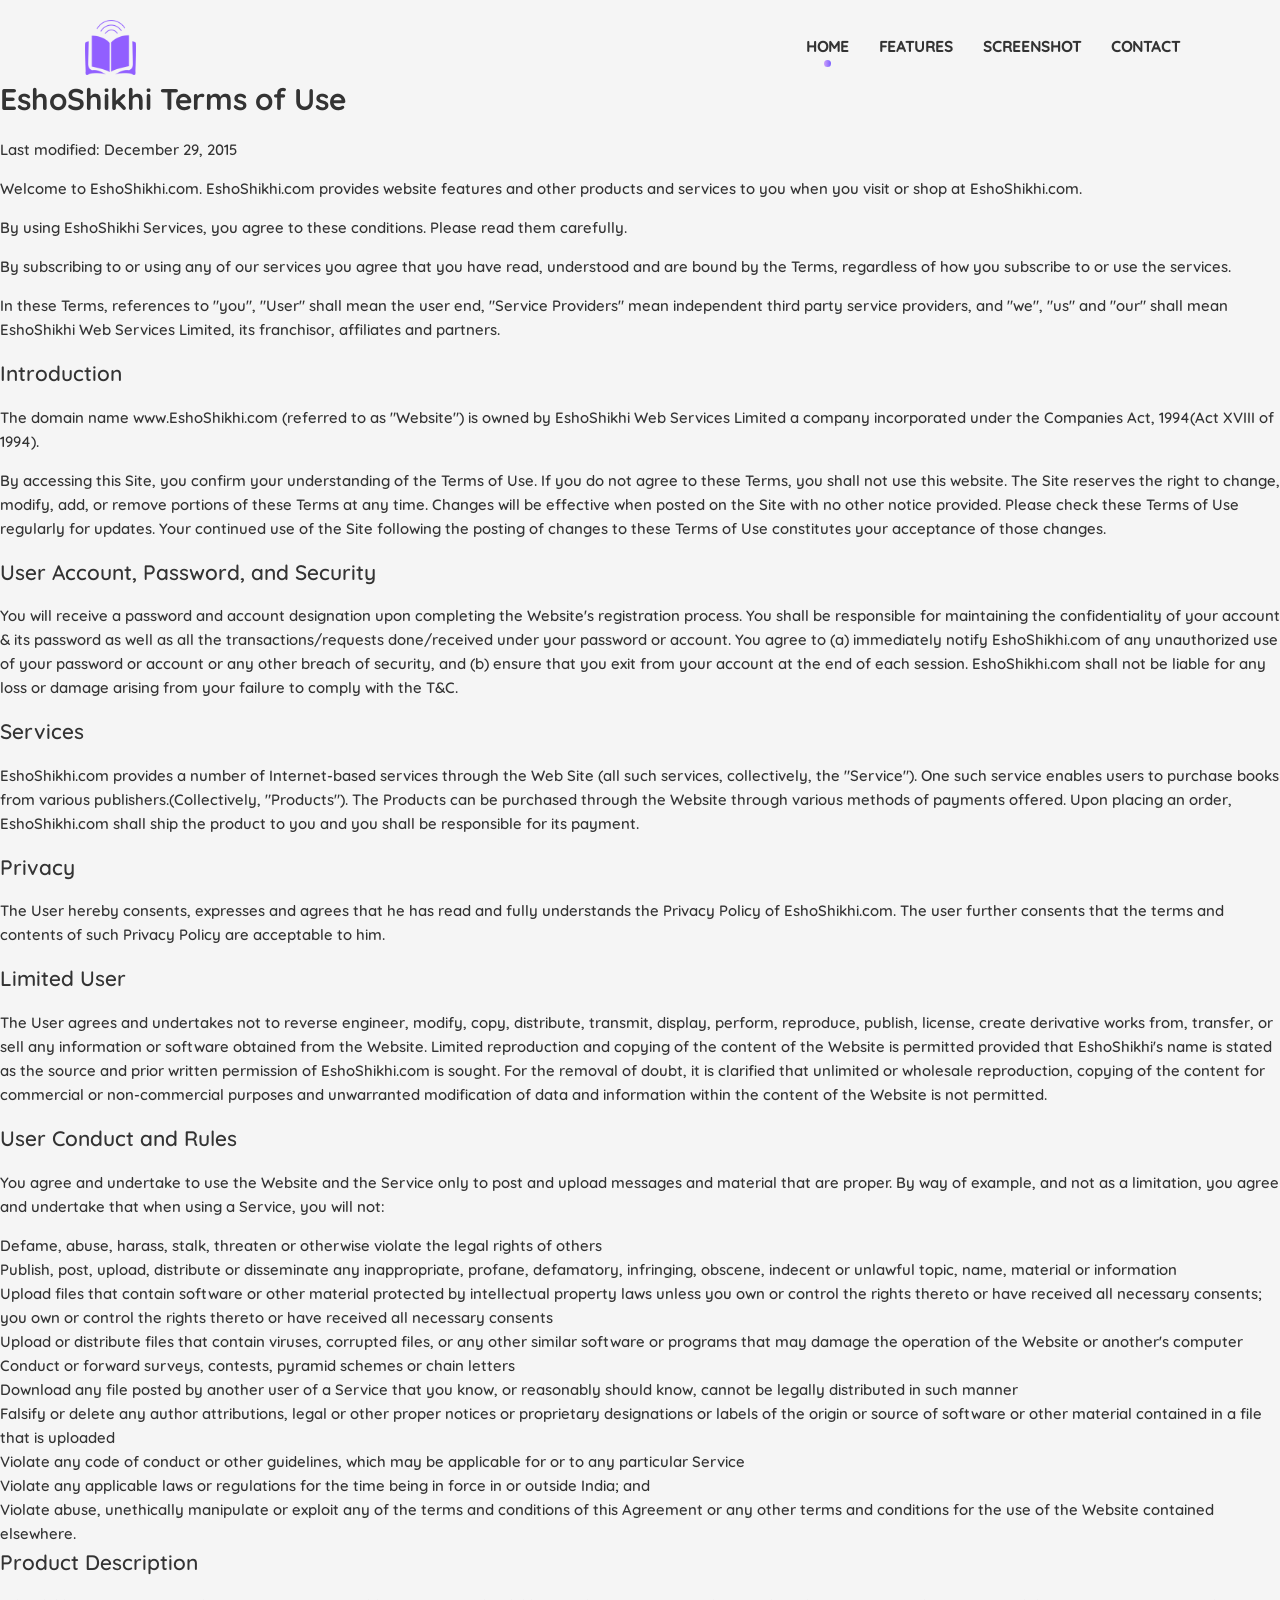
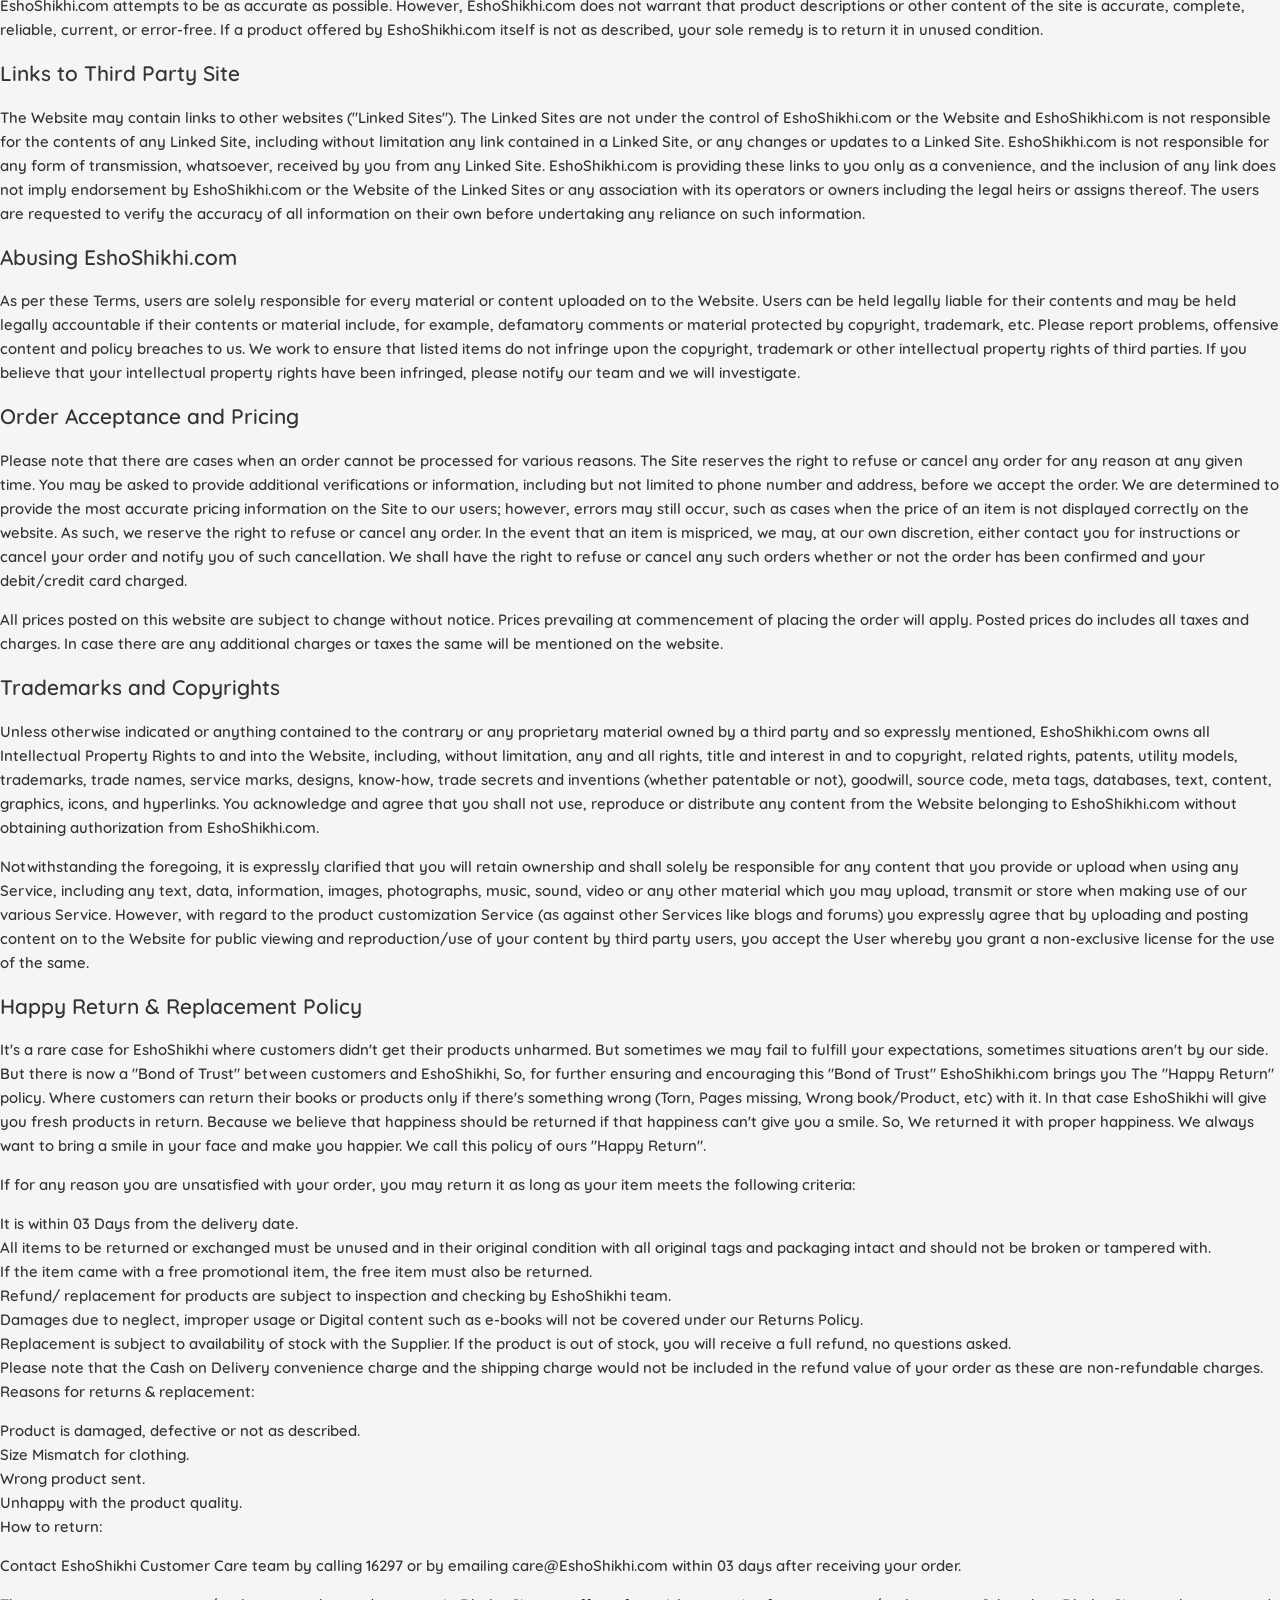
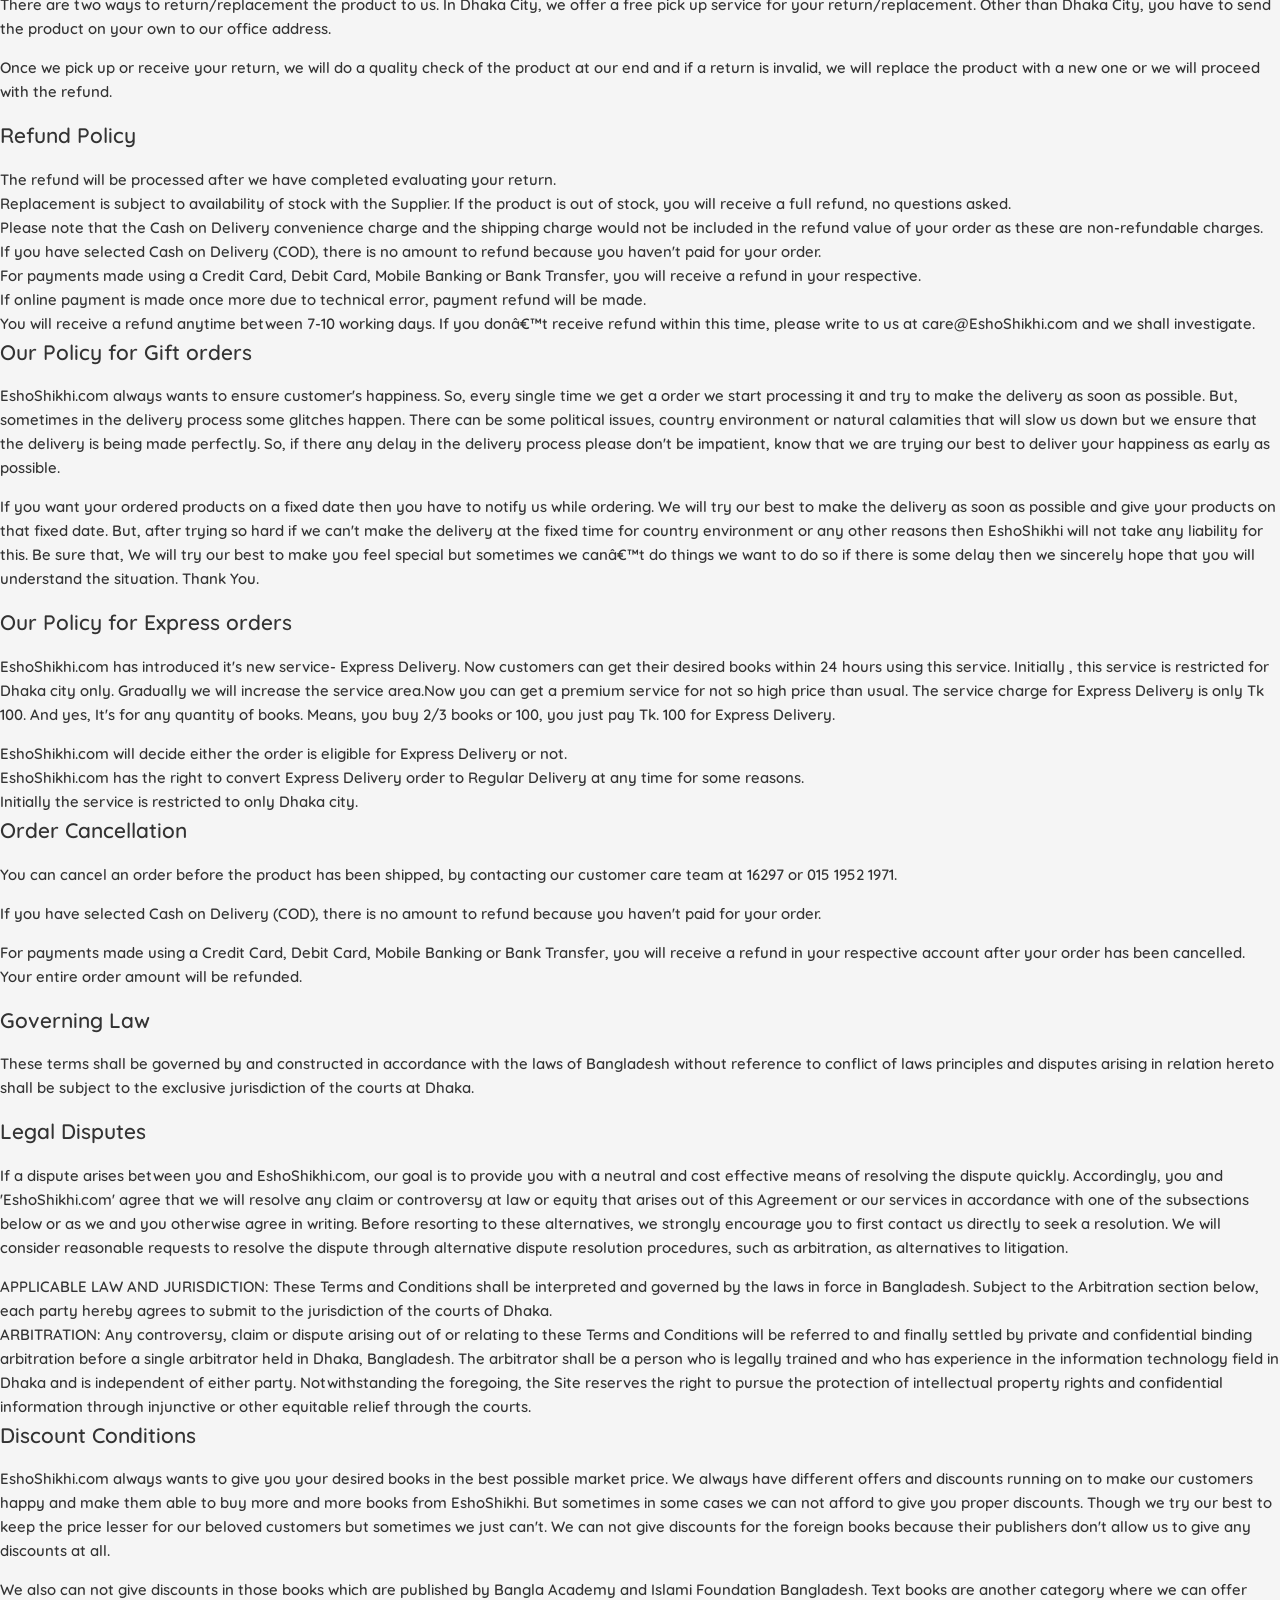
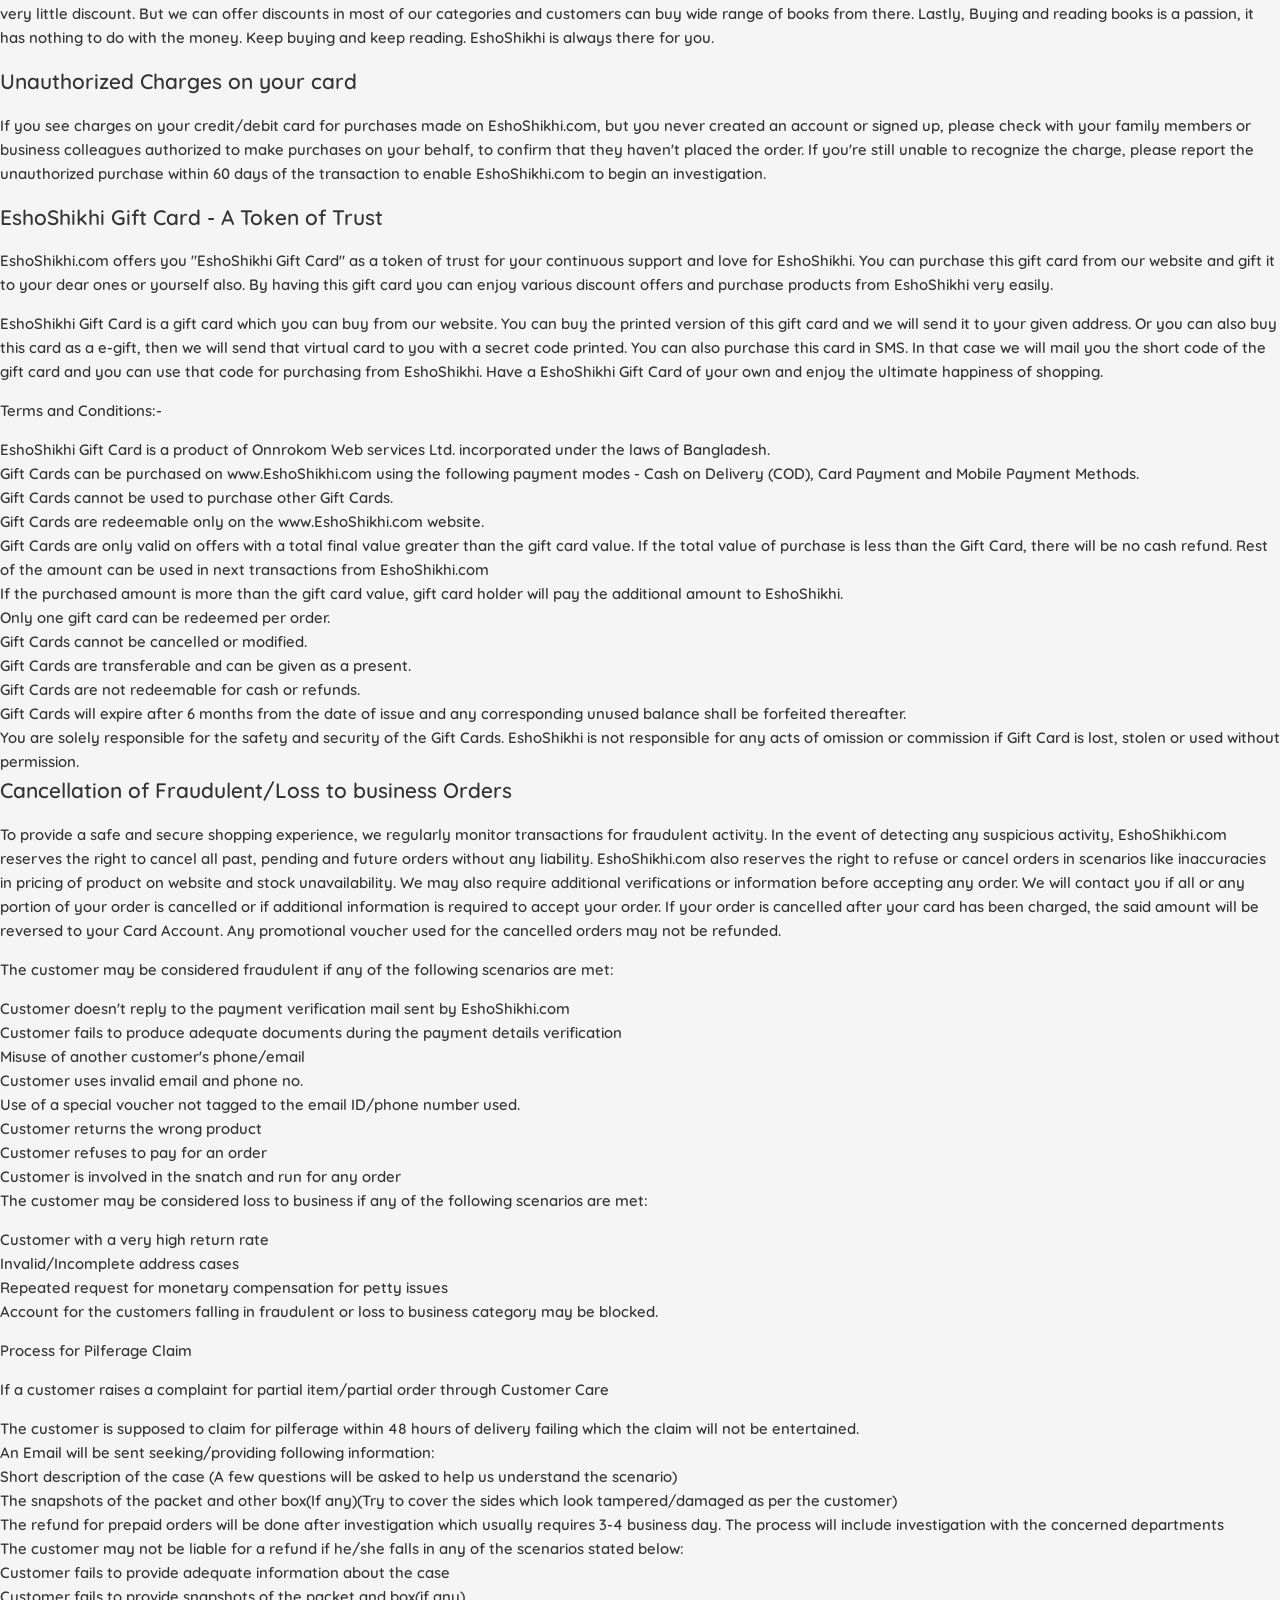
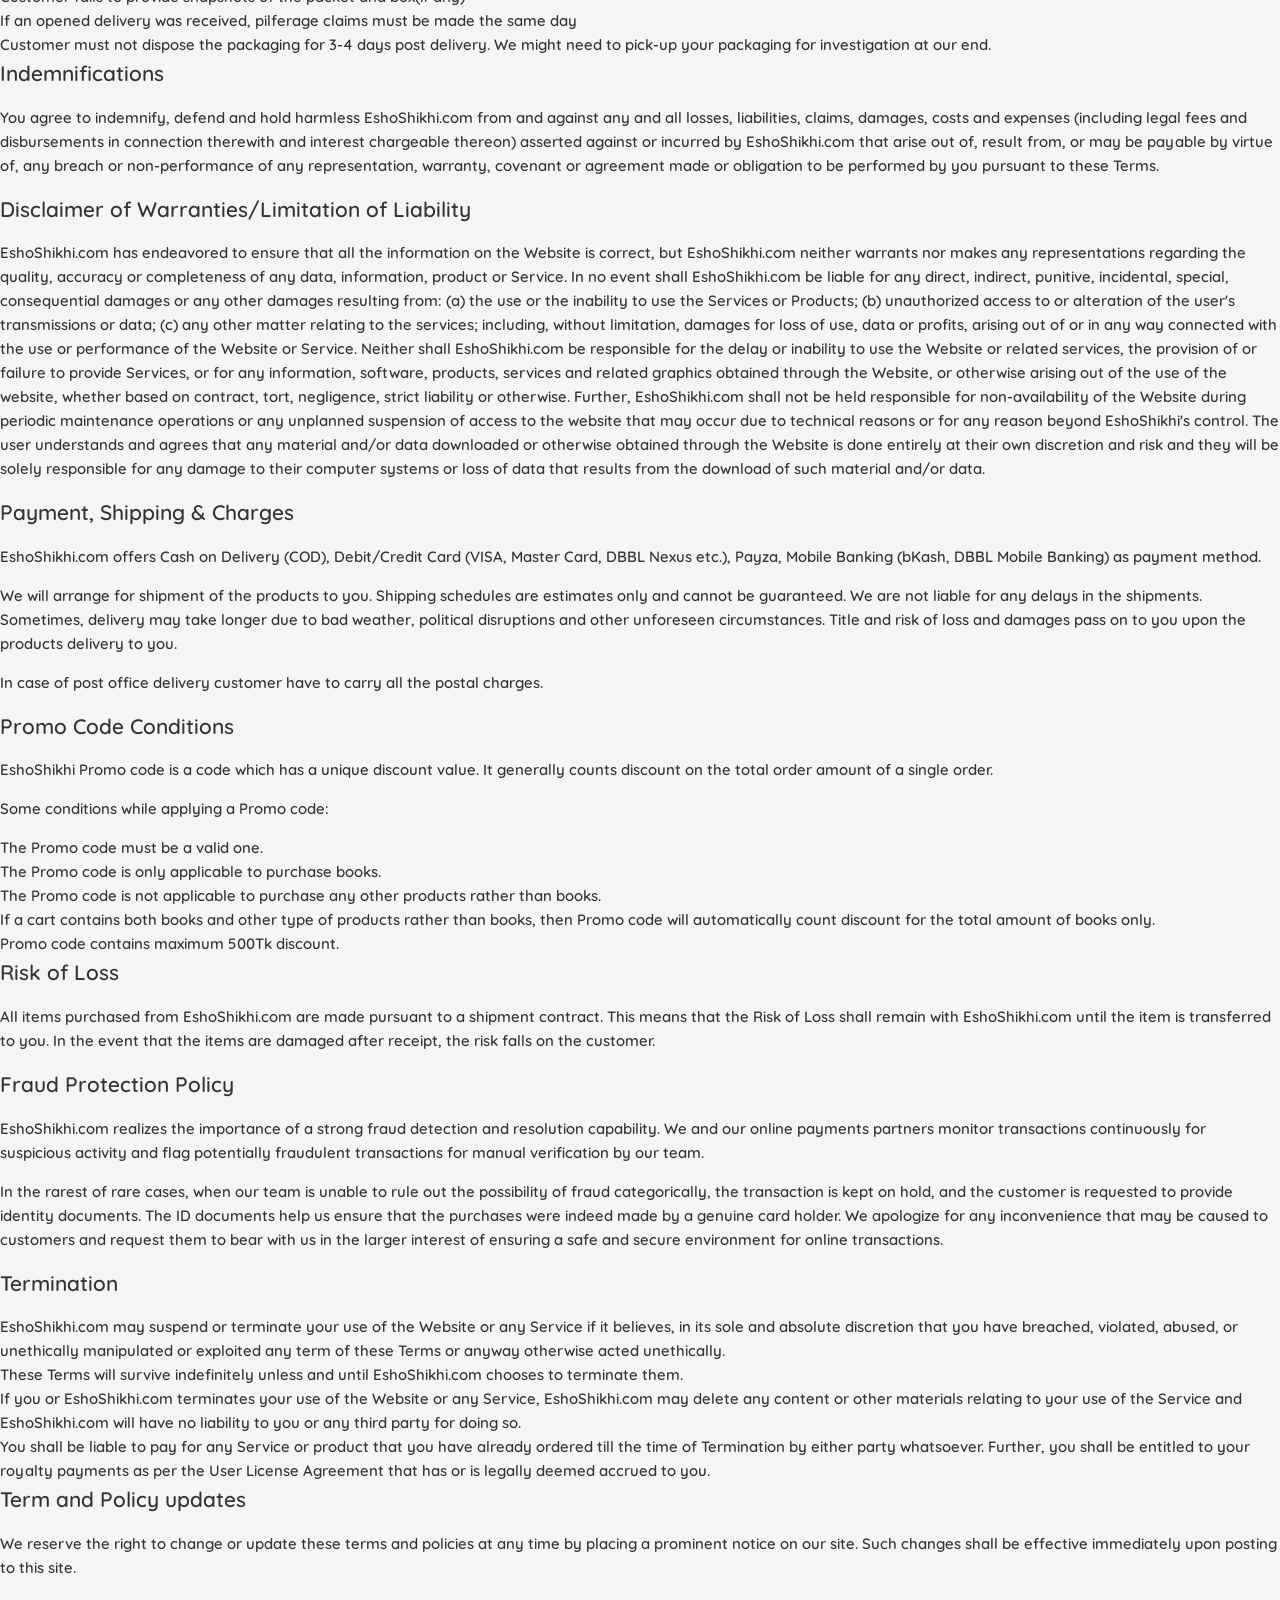
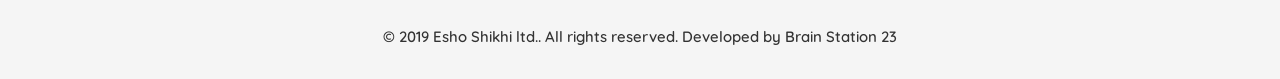
<file: web/esho-shikhi-app-landing/terms.html>
<!DOCTYPE html>
<html lang="en">
  <head>
    <meta charset="utf-8" />
    <meta name="viewport" content="width=device-width, initial-scale=1" />
    <title>Esho Shikhi - Terms & conditions</title>
    <!-- Favicons -->
    <link
      rel="icon"
      href="/img/favicon-esho shikhi.png"
      sizes="16x16"
      type="image/png"
    />

    <!-- CSS Implementing Plugins -->
    <link rel="stylesheet" href="css/inc/plugins.css" />
    <!-- CSS Global Compulsory -->
    <link rel="stylesheet" href="css/style.css" />
  </head>
  <body>
    <!--============ Start Header ============-->
    <header class="main_header fixed-top w-100 purple_header">
      <div class="container">
        <nav class="navbar navbar-expand-lg">
          <!--============ brabd ============-->
          <a class="navbar-brand" href="index.html"
            ><img src="img/logo.png" alt="esho shikhi" style="min-height: 55px"
          /></a>
          <button
            class="navbar-toggler"
            type="button"
            data-toggle="collapse"
            data-target="#main-menu"
            aria-controls="main-menu"
            aria-expanded="false"
            aria-label="Toggle navigation"
          >
            <i class="ion-navicon-round"></i>
          </button>
          <div class="collapse navbar-collapse" id="main-menu">
            <!--============ benu links ============-->
            <ul class="navbar-nav ml-auto">
              <li class="nav-item text-uppercase active">
                <a class="nav-link" href="index.html#home" style="font-weight: bold"
                  >Home</a
                >
              </li>
              <li class="nav-item text-uppercase">
                <a
                  class="nav-link"
                  href="index.html#features_section"
                  style="font-weight: bold"
                  >Features</a
                >
              </li>
              <li class="nav-item text-uppercase">
                <a
                  class="nav-link"
                  href="index.html#screenshot_section"
                  style="font-weight: bold"
                  >Screenshot</a
                >
              </li>

              <!-- <li class="nav-item text-uppercase">
                <a
                  class="nav-link"
                  href="index.html#blogs_section"
                  style="font-weight: bold"
                  >Blog</a
                >
              </li> -->
              <li class="nav-item text-uppercase">
                <a
                  class="nav-link"
                  href="index.html#contact_section"
                  style="font-weight: bold"
                  >Contact</a
                >
              </li>
            </ul>
          </div>
        </nav>
      </div>
      <!--============ Start loader ============-->
      <div class="loader purple">
        <div class="loading">
          <div class="loading-a"></div>
          <div class="loading-b"></div>
        </div>
      </div>
    </header>
    <!--============ end Header ============-->
    <!--============ Start Main ============-->
    <main class="start_site padding_top">
            <div>
                    <div class="m_8625237907463950189yahoo-style-wrap">
                    <div dir="ltr">
                    <div>
                    <h2>EshoShikhi Terms of Use</h2>
                    <p class="m_8625237907463950189ydp400988a6lmDate">Last modified: December 29, 2015</p>
                    <p class="m_8625237907463950189ydp400988a6pText">Welcome to&nbsp;EshoShikhi.com.&nbsp;EshoShikhi.com provides website features and other products and services to you when you visit or shop at&nbsp;<a href="http://EshoShikhi.com/" target="_blank" data-saferedirecturl="https://www.google.com/url?q=http://EshoShikhi.com&amp;source=gmail&amp;ust=1567686202228000&amp;usg=AFQjCNEPaS4StkPFNMts5xEIGKP9KyHSzA">EshoShikhi.com</a>.</p>
                    <p class="m_8625237907463950189ydp400988a6pText">By using EshoShikhi Services, you agree to these conditions. Please read them carefully.</p>
                    <p class="m_8625237907463950189ydp400988a6pText">By subscribing to or using any of our services you agree that you have read, understood and are bound by the Terms, regardless of how you subscribe to or use the services.</p>
                    <p class="m_8625237907463950189ydp400988a6pText">In these Terms, references to "you", "User" shall mean the user end, "Service Providers" mean independent third party service providers, and "we", "us" and "our" shall mean EshoShikhi Web Services Limited, its franchisor, affiliates and partners.</p>
                    <h3>Introduction</h3>
                    <p class="m_8625237907463950189ydp400988a6pText">The domain name&nbsp;<a href="http://www.EshoShikhi.com/" target="_blank" data-saferedirecturl="https://www.google.com/url?q=http://www.EshoShikhi.com&amp;source=gmail&amp;ust=1567686202228000&amp;usg=AFQjCNFX_CavHRXOwsyp_LCaSxAoehQ1Yw">www.EshoShikhi.com</a>&nbsp;(referred to as "Website") is owned by EshoShikhi Web Services Limited a company incorporated under the Companies Act, 1994(Act XVIII of 1994).</p>
                    <p class="m_8625237907463950189ydp400988a6pText">By accessing this Site, you confirm your understanding of the Terms of Use. If you do not agree to these Terms, you shall not use this website. The Site reserves the right to change, modify, add, or remove portions of these Terms at any time. Changes will be effective when posted on the Site with no other notice provided. Please check these Terms of Use regularly for updates. Your continued use of the Site following the posting of changes to these Terms of Use constitutes your acceptance of those changes.</p>
                    <h3>User Account, Password, and Security</h3>
                    <p class="m_8625237907463950189ydp400988a6pText">You will receive a password and account designation upon completing the Website's registration process. You shall be responsible for maintaining the confidentiality of your account &amp; its password as well as all the transactions/requests done/received under your password or account. You agree to (a) immediately notify EshoShikhi.com of any unauthorized use of your password or account or any other breach of security, and (b) ensure that you exit from your account at the end of each session. EshoShikhi.com shall not be liable for any loss or damage arising from your failure to comply with the T&amp;C.</p>
                    <h3>Services</h3>
                    <p class="m_8625237907463950189ydp400988a6pText">EshoShikhi.com provides a number of Internet-based services through the Web Site (all such services, collectively, the "Service"). One such service enables users to purchase books from various publishers.(Collectively, "Products"). The Products can be purchased through the Website through various methods of payments offered. Upon placing an order, EshoShikhi.com shall ship the product to you and you shall be responsible for its payment.</p>
                    <h3>Privacy</h3>
                    <p class="m_8625237907463950189ydp400988a6pText">The User hereby consents, expresses and agrees that he has read and fully understands the Privacy Policy of EshoShikhi.com. The user further consents that the terms and contents of such Privacy Policy are acceptable to him.</p>
                    <h3>Limited User</h3>
                    <p class="m_8625237907463950189ydp400988a6pText">The User agrees and undertakes not to reverse engineer, modify, copy, distribute, transmit, display, perform, reproduce, publish, license, create derivative works from, transfer, or sell any information or software obtained from the Website. Limited reproduction and copying of the content of the Website is permitted provided that EshoShikhi's name is stated as the source and prior written permission of EshoShikhi.com is sought. For the removal of doubt, it is clarified that unlimited or wholesale reproduction, copying of the content for commercial or non-commercial purposes and unwarranted modification of data and information within the content of the Website is not permitted.</p>
                    <h3>User Conduct and Rules</h3>
                    <p class="m_8625237907463950189ydp400988a6pText">You agree and undertake to use the Website and the Service only to post and upload messages and material that are proper. By way of example, and not as a limitation, you agree and undertake that when using a Service, you will not:</p>
                    <ul>
                    <li>Defame, abuse, harass, stalk, threaten or otherwise violate the legal rights of others</li>
                    <li>Publish, post, upload, distribute or disseminate any inappropriate, profane, defamatory, infringing, obscene, indecent or unlawful topic, name, material or information</li>
                    <li>Upload files that contain software or other material protected by intellectual property laws unless you own or control the rights thereto or have received all necessary consents; you own or control the rights thereto or have received all necessary consents</li>
                    <li>Upload or distribute files that contain viruses, corrupted files, or any other similar software or programs that may damage the operation of the Website or another's computer</li>
                    <li>Conduct or forward surveys, contests, pyramid schemes or chain letters</li>
                    <li>Download any file posted by another user of a Service that you know, or reasonably should know, cannot be legally distributed in such manner</li>
                    <li>Falsify or delete any author attributions, legal or other proper notices or proprietary designations or labels of the origin or source of software or other material contained in a file that is uploaded</li>
                    <li>Violate any code of conduct or other guidelines, which may be applicable for or to any particular Service</li>
                    <li>Violate any applicable laws or regulations for the time being in force in or outside India; and</li>
                    <li>Violate abuse, unethically manipulate or exploit any of the terms and conditions of this Agreement or any other terms and conditions for the use of the Website contained elsewhere.</li>
                    </ul>
                    <h3>Product Description</h3>
                    <p class="m_8625237907463950189ydp400988a6pText">EshoShikhi.com attempts to be as accurate as possible. However, EshoShikhi.com does not warrant that product descriptions or other content of the site is accurate, complete, reliable, current, or error-free. If a product offered by EshoShikhi.com itself is not as described, your sole remedy is to return it in unused condition.</p>
                    <h3>Links to Third Party Site</h3>
                    <p class="m_8625237907463950189ydp400988a6pText">The Website may contain links to other websites ("Linked Sites"). The Linked Sites are not under the control of EshoShikhi.com or the Website and EshoShikhi.com is not responsible for the contents of any Linked Site, including without limitation any link contained in a Linked Site, or any changes or updates to a Linked Site. EshoShikhi.com is not responsible for any form of transmission, whatsoever, received by you from any Linked Site. EshoShikhi.com is providing these links to you only as a convenience, and the inclusion of any link does not imply endorsement by EshoShikhi.com or the Website of the Linked Sites or any association with its operators or owners including the legal heirs or assigns thereof. The users are requested to verify the accuracy of all information on their own before undertaking any reliance on such information.</p>
                    <h3>Abusing EshoShikhi.com</h3>
                    <p class="m_8625237907463950189ydp400988a6pText">As per these Terms, users are solely responsible for every material or content uploaded on to the Website. Users can be held legally liable for their contents and may be held legally accountable if their contents or material include, for example, defamatory comments or material protected by copyright, trademark, etc. Please report problems, offensive content and policy breaches to us. We work to ensure that listed items do not infringe upon the copyright, trademark or other intellectual property rights of third parties. If you believe that your intellectual property rights have been infringed, please notify our team and we will investigate.</p>
                    <h3>Order Acceptance and Pricing</h3>
                    <p class="m_8625237907463950189ydp400988a6pText">Please note that there are cases when an order cannot be processed for various reasons. The Site reserves the right to refuse or cancel any order for any reason at any given time. You may be asked to provide additional verifications or information, including but not limited to phone number and address, before we accept the order. We are determined to provide the most accurate pricing information on the Site to our users; however, errors may still occur, such as cases when the price of an item is not displayed correctly on the website. As such, we reserve the right to refuse or cancel any order. In the event that an item is mispriced, we may, at our own discretion, either contact you for instructions or cancel your order and notify you of such cancellation. We shall have the right to refuse or cancel any such orders whether or not the order has been confirmed and your debit/credit card charged.</p>
                    <p class="m_8625237907463950189ydp400988a6pText">All prices posted on this website are subject to change without notice. Prices prevailing at commencement of placing the order will apply. Posted prices do includes all taxes and charges. In case there are any additional charges or taxes the same will be mentioned on the website.</p>
                    <h3>Trademarks and Copyrights</h3>
                    <p class="m_8625237907463950189ydp400988a6pText">Unless otherwise indicated or anything contained to the contrary or any proprietary material owned by a third party and so expressly mentioned, EshoShikhi.com owns all Intellectual Property Rights to and into the Website, including, without limitation, any and all rights, title and interest in and to copyright, related rights, patents, utility models, trademarks, trade names, service marks, designs, know-how, trade secrets and inventions (whether patentable or not), goodwill, source code, meta tags, databases, text, content, graphics, icons, and hyperlinks. You acknowledge and agree that you shall not use, reproduce or distribute any content from the Website belonging to EshoShikhi.com without obtaining authorization from EshoShikhi.com.</p>
                    <p id="m_8625237907463950189ydp400988a6return" class="m_8625237907463950189ydp400988a6pText">Notwithstanding the foregoing, it is expressly clarified that you will retain ownership and shall solely be responsible for any content that you provide or upload when using any Service, including any text, data, information, images, photographs, music, sound, video or any other material which you may upload, transmit or store when making use of our various Service. However, with regard to the product customization Service (as against other Services like blogs and forums) you expressly agree that by uploading and posting content on to the Website for public viewing and reproduction/use of your content by third party users, you accept the User whereby you grant a non-exclusive license for the use of the same.</p>
                    <h3>Happy Return &amp; Replacement Policy</h3>
                    <p class="m_8625237907463950189ydp400988a6pText">It's a rare case for EshoShikhi where customers didn't get their products unharmed. But sometimes we may fail to fulfill your expectations, sometimes situations aren't by our side. But there is now a "Bond of Trust" between customers and EshoShikhi, So, for further ensuring and encouraging this "Bond of Trust"&nbsp;<a href="http://EshoShikhi.com/" target="_blank" data-saferedirecturl="https://www.google.com/url?q=http://EshoShikhi.com&amp;source=gmail&amp;ust=1567686202228000&amp;usg=AFQjCNEPaS4StkPFNMts5xEIGKP9KyHSzA">EshoShikhi.com</a>&nbsp;brings you The "Happy Return" policy. Where customers can return their books or products only if there's something wrong (Torn, Pages missing, Wrong book/Product, etc) with it. In that case EshoShikhi will give you fresh products in return. Because we believe that happiness should be returned if that happiness can't give you a smile. So, We returned it with proper happiness. We always want to bring a smile in your face and make you happier. We call this policy of ours "Happy Return".</p>
                    <p class="m_8625237907463950189ydp400988a6pText">If for any reason you are unsatisfied with your order, you may return it as long as your item meets the following criteria:</p>
                    <ul>
                    <li>It is within 03 Days from the delivery date.</li>
                    <li>All items to be returned or exchanged must be unused and in their original condition with all original tags and packaging intact and should not be broken or tampered with.</li>
                    <li>If the item came with a free promotional item, the free item must also be returned.</li>
                    <li>Refund/ replacement for products are subject to inspection and checking by EshoShikhi team.</li>
                    <li>Damages due to neglect, improper usage or Digital content such as e-books will not be covered under our Returns Policy.</li>
                    <li>Replacement is subject to availability of stock with the Supplier. If the product is out of stock, you will receive a full refund, no questions asked.</li>
                    <li>Please note that the Cash on Delivery convenience charge and the shipping charge would not be included in the refund value of your order as these are non-refundable charges.</li>
                    </ul>
                    <p class="m_8625237907463950189ydp400988a6pText">Reasons for returns &amp; replacement:</p>
                    <ul>
                    <li>Product is damaged, defective or not as described.</li>
                    <li>Size Mismatch for clothing.</li>
                    <li>Wrong product sent.</li>
                    <li>Unhappy with the product quality.</li>
                    </ul>
                    <p class="m_8625237907463950189ydp400988a6pText">How to return:</p>
                    <p class="m_8625237907463950189ydp400988a6pText">Contact EshoShikhi Customer Care team by calling 16297 or by emailing&nbsp;<a href="mailto:care@EshoShikhi.com" target="_blank">care@EshoShikhi.com</a>&nbsp;<wbr />within 03 days after receiving your order.</p>
                    <p id="m_8625237907463950189ydp400988a6refund" class="m_8625237907463950189ydp400988a6pText">There are two ways to return/replacement the product to us. In Dhaka City, we offer a free pick up service for your return/replacement. Other than Dhaka City, you have to send the product on your own to our office address.</p>
                    <p class="m_8625237907463950189ydp400988a6pText">Once we pick up or receive your return, we will do a quality check of the product at our end and if a return is invalid, we will replace the product with a new one or we will proceed with the refund.</p>
                    <h3>Refund Policy</h3>
                    <ul>
                    <li>The refund will be processed after we have completed evaluating your return.</li>
                    <li>Replacement is subject to availability of stock with the Supplier. If the product is out of stock, you will receive a full refund, no questions asked.</li>
                    <li>Please note that the Cash on Delivery convenience charge and the shipping charge would not be included in the refund value of your order as these are non-refundable charges.</li>
                    <li>If you have selected Cash on Delivery (COD), there is no amount to refund because you haven't paid for your order.</li>
                    <li>For payments made using a Credit Card, Debit Card, Mobile Banking or Bank Transfer, you will receive a refund in your respective.</li>
                    <li>If online payment is made once more due to technical error, payment refund will be made.</li>
                    <li id="m_8625237907463950189ydp400988a6gift">You will receive a refund anytime between 7-10 working days. If you don&acirc;&euro;&trade;t receive refund within this time, please write to us at&nbsp;<a href="mailto:care@EshoShikhi.com" target="_blank">care@EshoShikhi.com</a>&nbsp;and we shall investigate.</li>
                    </ul>
                    <h3>Our Policy for Gift orders</h3>
                    <p class="m_8625237907463950189ydp400988a6pText">EshoShikhi.com always wants to ensure customer's happiness. So, every single time we get a order we start processing it and try to make the delivery as soon as possible. But, sometimes in the delivery process some glitches happen. There can be some political issues, country environment or natural calamities that will slow us down but we ensure that the delivery is being made perfectly. So, if there any delay in the delivery process please don't be impatient, know that we are trying our best to deliver your happiness as early as possible.</p>
                    <p id="m_8625237907463950189ydp400988a6expressorder" class="m_8625237907463950189ydp400988a6pText">If you want your ordered products on a fixed date then you have to notify us while ordering. We will try our best to make the delivery as soon as possible and give your products on that fixed date. But, after trying so hard if we can't make the delivery at the fixed time for country environment or any other reasons then EshoShikhi will not take any liability for this. Be sure that, We will try our best to make you feel special but sometimes we can&acirc;&euro;&trade;t do things we want to do so if there is some delay then we sincerely hope that you will understand the situation. Thank You.</p>
                    <h3>Our Policy for Express orders</h3>
                    <p class="m_8625237907463950189ydp400988a6pText">EshoShikhi.com has introduced it's new service- Express Delivery. Now customers can get their desired books within 24 hours using this service. Initially , this service is restricted for Dhaka city only. Gradually we will increase the service area.Now you can get a premium service for not so high price than usual. The service charge for Express Delivery is only Tk 100. And yes, It's for any quantity of books. Means, you buy 2/3 books or 100, you just pay Tk. 100 for Express Delivery.</p>
                    <ul>
                    <li>EshoShikhi.com will decide either the order is eligible for Express Delivery or not.</li>
                    <li>EshoShikhi.com has the right to convert Express Delivery order to Regular Delivery at any time for some reasons.</li>
                    <li>Initially the service is restricted to only Dhaka city.</li>
                    </ul>
                    <h3>Order Cancellation</h3>
                    <p class="m_8625237907463950189ydp400988a6pText">You can cancel an order before the product has been shipped, by contacting our customer care team at 16297 or 015 1952 1971.</p>
                    <p class="m_8625237907463950189ydp400988a6pText">If you have selected Cash on Delivery (COD), there is no amount to refund because you haven't paid for your order.</p>
                    <p class="m_8625237907463950189ydp400988a6pText">For payments made using a Credit Card, Debit Card, Mobile Banking or Bank Transfer, you will receive a refund in your respective account after your order has been cancelled. Your entire order amount will be refunded.</p>
                    <h3>Governing Law</h3>
                    <p class="m_8625237907463950189ydp400988a6pText">These terms shall be governed by and constructed in accordance with the laws of Bangladesh without reference to conflict of laws principles and disputes arising in relation hereto shall be subject to the exclusive jurisdiction of the courts at Dhaka.</p>
                    <h3>Legal Disputes</h3>
                    <p class="m_8625237907463950189ydp400988a6pText">If a dispute arises between you and EshoShikhi.com, our goal is to provide you with a neutral and cost effective means of resolving the dispute quickly. Accordingly, you and 'EshoShikhi.com' agree that we will resolve any claim or controversy at law or equity that arises out of this Agreement or our services in accordance with one of the subsections below or as we and you otherwise agree in writing. Before resorting to these alternatives, we strongly encourage you to first contact us directly to seek a resolution. We will consider reasonable requests to resolve the dispute through alternative dispute resolution procedures, such as arbitration, as alternatives to litigation.</p>
                    <ul>
                    <li>APPLICABLE LAW AND JURISDICTION: These Terms and Conditions shall be interpreted and governed by the laws in force in Bangladesh. Subject to the Arbitration section below, each party hereby agrees to submit to the jurisdiction of the courts of Dhaka.</li>
                    <li>ARBITRATION: Any controversy, claim or dispute arising out of or relating to these Terms and Conditions will be referred to and finally settled by private and confidential binding arbitration before a single arbitrator held in Dhaka, Bangladesh. The arbitrator shall be a person who is legally trained and who has experience in the information technology field in Dhaka and is independent of either party. Notwithstanding the foregoing, the Site reserves the right to pursue the protection of intellectual property rights and confidential information through injunctive or other equitable relief through the courts.</li>
                    </ul>
                    <h3>Discount Conditions</h3>
                    <p class="m_8625237907463950189ydp400988a6pText">EshoShikhi.com always wants to give you your desired books in the best possible market price. We always have different offers and discounts running on to make our customers happy and make them able to buy more and more books from EshoShikhi. But sometimes in some cases we can not afford to give you proper discounts. Though we try our best to keep the price lesser for our beloved customers but sometimes we just can't. We can not give discounts for the foreign books because their publishers don't allow us to give any discounts at all.</p>
                    <p id="m_8625237907463950189ydp400988a6giftcard" class="m_8625237907463950189ydp400988a6pText">We also can not give discounts in those books which are published by Bangla Academy and Islami Foundation Bangladesh. Text books are another category where we can offer very little discount. But we can offer discounts in most of our categories and customers can buy wide range of books from there. Lastly, Buying and reading books is a passion, it has nothing to do with the money. Keep buying and keep reading. EshoShikhi is always there for you.&nbsp;</p>
                    <h3>Unauthorized Charges on your card</h3>
                    <p class="m_8625237907463950189ydp400988a6pText">If you see charges on your credit/debit card for purchases made on EshoShikhi.com, but you never created an account or signed up, please check with your family members or business colleagues authorized to make purchases on your behalf, to confirm that they haven't placed the order. If you're still unable to recognize the charge, please report the unauthorized purchase within 60 days of the transaction to enable EshoShikhi.com to begin an investigation.</p>
                    <h3>EshoShikhi Gift Card - A Token of Trust</h3>
                    <p class="m_8625237907463950189ydp400988a6pText">EshoShikhi.com offers you "EshoShikhi Gift Card" as a token of trust for your continuous support and love for EshoShikhi. You can purchase this gift card from our website and gift it to your dear ones or yourself also. By having this gift card you can enjoy various discount offers and purchase products from EshoShikhi very easily.</p>
                    <p class="m_8625237907463950189ydp400988a6pText">EshoShikhi Gift Card is a gift card which you can buy from our website. You can buy the printed version of this gift card and we will send it to your given address. Or you can also buy this card as a e-gift, then we will send that virtual card to you with a secret code printed. You can also purchase this card in SMS. In that case we will mail you the short code of the gift card and you can use that code for purchasing from EshoShikhi. Have a EshoShikhi Gift Card of your own and enjoy the ultimate happiness of shopping.</p>
                    <p class="m_8625237907463950189ydp400988a6pText">Terms and Conditions:-</p>
                    <ul>
                    <li>EshoShikhi Gift Card is a product of Onnrokom Web services Ltd. incorporated under the laws of Bangladesh.</li>
                    <li>Gift Cards can be purchased on&nbsp;<a href="http://www.EshoShikhi.com/" target="_blank" data-saferedirecturl="https://www.google.com/url?q=http://www.EshoShikhi.com&amp;source=gmail&amp;ust=1567686202228000&amp;usg=AFQjCNFX_CavHRXOwsyp_LCaSxAoehQ1Yw">www.EshoShikhi.com</a>&nbsp;using the following payment modes - Cash on Delivery (COD), Card Payment and Mobile Payment Methods.</li>
                    <li>Gift Cards cannot be used to purchase other Gift Cards.</li>
                    <li>Gift Cards are redeemable only on the&nbsp;<a href="http://www.EshoShikhi.com/" target="_blank" data-saferedirecturl="https://www.google.com/url?q=http://www.EshoShikhi.com&amp;source=gmail&amp;ust=1567686202228000&amp;usg=AFQjCNFX_CavHRXOwsyp_LCaSxAoehQ1Yw">www.EshoShikhi.com</a>&nbsp;website.</li>
                    <li>Gift Cards are only valid on offers with a total final value greater than the gift card value. If the total value of purchase is less than the Gift Card, there will be no cash refund. Rest of the amount can be used in next transactions from&nbsp;<a href="http://EshoShikhi.com/" target="_blank" data-saferedirecturl="https://www.google.com/url?q=http://EshoShikhi.com&amp;source=gmail&amp;ust=1567686202228000&amp;usg=AFQjCNEPaS4StkPFNMts5xEIGKP9KyHSzA">EshoShikhi.com</a></li>
                    <li>If the purchased amount is more than the gift card value, gift card holder will pay the additional amount to EshoShikhi.</li>
                    <li>Only one gift card can be redeemed per order.</li>
                    <li>Gift Cards cannot be cancelled or modified.</li>
                    <li>Gift Cards are transferable and can be given as a present.</li>
                    <li>Gift Cards are not redeemable for cash or refunds.</li>
                    <li>Gift Cards will expire after 6 months from the date of issue and any corresponding unused balance shall be forfeited thereafter.</li>
                    <li>You are solely responsible for the safety and security of the Gift Cards. EshoShikhi is not responsible for any acts of omission or commission if Gift Card is lost, stolen or used without permission.</li>
                    </ul>
                    <h3>Cancellation of Fraudulent/Loss to business Orders</h3>
                    <p class="m_8625237907463950189ydp400988a6pText">To provide a safe and secure shopping experience, we regularly monitor transactions for fraudulent activity. In the event of detecting any suspicious activity, EshoShikhi.com reserves the right to cancel all past, pending and future orders without any liability. EshoShikhi.com also reserves the right to refuse or cancel orders in scenarios like inaccuracies in pricing of product on website and stock unavailability. We may also require additional verifications or information before accepting any order. We will contact you if all or any portion of your order is cancelled or if additional information is required to accept your order. If your order is cancelled after your card has been charged, the said amount will be reversed to your Card Account. Any promotional voucher used for the cancelled orders may not be refunded.</p>
                    <p class="m_8625237907463950189ydp400988a6pText">The customer may be considered fraudulent if any of the following scenarios are met:</p>
                    <ul>
                    <li>Customer doesn't reply to the payment verification mail sent by EshoShikhi.com</li>
                    <li>Customer fails to produce adequate documents during the payment details verification</li>
                    <li>Misuse of another customer's phone/email</li>
                    <li>Customer uses invalid email and phone no.</li>
                    <li>Use of a special voucher not tagged to the email ID/phone number used.</li>
                    <li>Customer returns the wrong product</li>
                    <li>Customer refuses to pay for an order</li>
                    <li>Customer is involved in the snatch and run for any order</li>
                    </ul>
                    <p class="m_8625237907463950189ydp400988a6pText">The customer may be considered loss to business if any of the following scenarios are met:</p>
                    <ul>
                    <li>Customer with a very high return rate</li>
                    <li>Invalid/Incomplete address cases</li>
                    <li>Repeated request for monetary compensation for petty issues</li>
                    </ul>
                    <p class="m_8625237907463950189ydp400988a6pText">Account for the customers falling in fraudulent or loss to business category may be blocked.</p>
                    <p class="m_8625237907463950189ydp400988a6pText">Process for Pilferage Claim</p>
                    <p class="m_8625237907463950189ydp400988a6pText">If a customer raises a complaint for partial item/partial order through Customer Care</p>
                    <ul>
                    <li>The customer is supposed to claim for pilferage within 48 hours of delivery failing which the claim will not be entertained.</li>
                    <li>An Email will be sent seeking/providing following information:
                    <ul>
                    <li>Short description of the case (A few questions will be asked to help us understand the scenario)</li>
                    <li>The snapshots of the packet and other box(If any)(Try to cover the sides which look tampered/damaged as per the customer)</li>
                    <li>The refund for prepaid orders will be done after investigation which usually requires 3-4 business day. The process will include investigation with the concerned departments</li>
                    </ul>
                    </li>
                    <li>The customer may not be liable for a refund if he/she falls in any of the scenarios stated below:
                    <ul>
                    <li>Customer fails to provide adequate information about the case</li>
                    <li>Customer fails to provide snapshots of the packet and box(if any)</li>
                    <li>If an opened delivery was received, pilferage claims must be made the same day</li>
                    <li>Customer must not dispose the packaging for 3-4 days post delivery. We might need to pick-up your packaging for investigation at our end.</li>
                    </ul>
                    </li>
                    </ul>
                    <h3>Indemnifications</h3>
                    <p class="m_8625237907463950189ydp400988a6pText">You agree to indemnify, defend and hold harmless EshoShikhi.com from and against any and all losses, liabilities, claims, damages, costs and expenses (including legal fees and disbursements in connection therewith and interest chargeable thereon) asserted against or incurred by EshoShikhi.com that arise out of, result from, or may be payable by virtue of, any breach or non-performance of any representation, warranty, covenant or agreement made or obligation to be performed by you pursuant to these Terms.</p>
                    <h3>Disclaimer of Warranties/Limitation of Liability</h3>
                    <p class="m_8625237907463950189ydp400988a6pText">EshoShikhi.com has endeavored to ensure that all the information on the Website is correct, but EshoShikhi.com neither warrants nor makes any representations regarding the quality, accuracy or completeness of any data, information, product or Service. In no event shall EshoShikhi.com be liable for any direct, indirect, punitive, incidental, special, consequential damages or any other damages resulting from: (a) the use or the inability to use the Services or Products; (b) unauthorized access to or alteration of the user's transmissions or data; (c) any other matter relating to the services; including, without limitation, damages for loss of use, data or profits, arising out of or in any way connected with the use or performance of the Website or Service. Neither shall EshoShikhi.com be responsible for the delay or inability to use the Website or related services, the provision of or failure to provide Services, or for any information, software, products, services and related graphics obtained through the Website, or otherwise arising out of the use of the website, whether based on contract, tort, negligence, strict liability or otherwise. Further, EshoShikhi.com shall not be held responsible for non-availability of the Website during periodic maintenance operations or any unplanned suspension of access to the website that may occur due to technical reasons or for any reason beyond EshoShikhi's control. The user understands and agrees that any material and/or data downloaded or otherwise obtained through the Website is done entirely at their own discretion and risk and they will be solely responsible for any damage to their computer systems or loss of data that results from the download of such material and/or data.</p>
                    <h3>Payment, Shipping &amp; Charges</h3>
                    <p class="m_8625237907463950189ydp400988a6pText">EshoShikhi.com offers Cash on Delivery (COD), Debit/Credit Card (VISA, Master Card, DBBL Nexus etc.), Payza, Mobile Banking (bKash, DBBL Mobile Banking) as payment method.</p>
                    <p class="m_8625237907463950189ydp400988a6pText">We will arrange for shipment of the products to you. Shipping schedules are estimates only and cannot be guaranteed. We are not liable for any delays in the shipments. Sometimes, delivery may take longer due to bad weather, political&nbsp;<span id="m_8625237907463950189ydp400988a6promo_code"></span>disruptions and other unforeseen circumstances. Title and risk of loss and damages pass on to you upon the products delivery to you.</p>
                    <p class="m_8625237907463950189ydp400988a6pText">In case of post office delivery customer have to carry all the postal charges.</p>
                    <h3>Promo Code Conditions</h3>
                    <p class="m_8625237907463950189ydp400988a6pText">EshoShikhi Promo code is a code which has a unique discount value. It generally counts discount on the total order amount of a single order.</p>
                    <p class="m_8625237907463950189ydp400988a6pText">Some conditions while applying a Promo code:</p>
                    <ul>
                    <li>The Promo code must be a valid one.</li>
                    <li>The Promo code is only applicable to purchase books.</li>
                    <li>The Promo code is not applicable to purchase any other products rather than books.</li>
                    <li>If a cart contains both books and other type of products rather than books, then Promo code will automatically count discount for the total amount of books only.</li>
                    <li>Promo code contains maximum 500Tk discount.</li>
                    </ul>
                    <h3>Risk of Loss</h3>
                    <p class="m_8625237907463950189ydp400988a6pText">All items purchased from EshoShikhi.com are made pursuant to a shipment contract. This means that the Risk of Loss shall remain with EshoShikhi.com until the item is transferred to you. In the event that the items are damaged after receipt, the risk falls on the customer.</p>
                    <h3>Fraud Protection Policy</h3>
                    <p class="m_8625237907463950189ydp400988a6pText">EshoShikhi.com realizes the importance of a strong fraud detection and resolution capability. We and our online payments partners monitor transactions continuously for suspicious activity and flag potentially fraudulent transactions for manual verification by our team.</p>
                    <p class="m_8625237907463950189ydp400988a6pText">In the rarest of rare cases, when our team is unable to rule out the possibility of fraud categorically, the transaction is kept on hold, and the customer is requested to provide identity documents. The ID documents help us ensure that the purchases were indeed made by a genuine card holder. We apologize for any inconvenience that may be caused to customers and request them to bear with us in the larger interest of ensuring a safe and secure environment for online transactions.</p>
                    <h3>Termination</h3>
                    <ul>
                    <li>EshoShikhi.com may suspend or terminate your use of the Website or any Service if it believes, in its sole and absolute discretion that you have breached, violated, abused, or unethically manipulated or exploited any term of these Terms or anyway otherwise acted unethically.</li>
                    <li>These Terms will survive indefinitely unless and until EshoShikhi.com chooses to terminate them.</li>
                    <li>If you or EshoShikhi.com terminates your use of the Website or any Service, EshoShikhi.com may delete any content or other materials relating to your use of the Service and EshoShikhi.com will have no liability to you or any third party for doing so.</li>
                    <li>You shall be liable to pay for any Service or product that you have already ordered till the time of Termination by either party whatsoever. Further, you shall be entitled to your royalty payments as per the User License Agreement that has or is legally deemed accrued to you.</li>
                    </ul>
                    <h3>Term and Policy updates</h3>
                    <p class="m_8625237907463950189ydp400988a6pText">We reserve the right to change or update these terms and policies at any time by placing a prominent notice on our site. Such changes shall be effective immediately upon posting to this site.</p>
                    </div>
                    </div>
                    </div>
                    </div>
    </main>
    <!--============ Start footer ============-->
    <footer class="footer_sec text-center">
      <div class="container">
        <p>© 2019 <a href="index.html"> Esho Shikhi ltd.</a>.  All rights reserved. Developed by <a href="http://www.brainstation-23.com/" target="_blank">Brain Station 23</a></p>
      </div>
    </footer>
    <script src="js/jQuery-plugins.js"></script>
    <script src="js/scripts.js"></script>
  </body>
</html>
</file>
<file: css/youtube-type-logo-animation/css/style.css>
.container {
	position: relative;
	width: 300px;
	margin: 2em auto;
	text-align: center;
	
}

p {
	font-family: 'Teko', sans-serif;
	font-size: 100px;
	z-index: 1;
	color: #282828;
	
}

span.after,
span.before{
	position: absolute;
	z-index: -1;
	
}

.container .after {
	top: 12%;
	left: 62%;
	width: 57%;
	height: 65%;
	background: #FF0000;
	border-radius: 25px / 25px;
/* 	animation: mv 1s linear forwards; */

}

.container span.tube {
	color: #FFF;
	margin-left: 10px;
	
/* 	animation: textcolor 0.30s linear forwards; */
}
	@keyframes textcolor {
		100%  {color: #282828;}}

.container span.before {
	background: #FF0000;
	top: 32.5%;
	left: -20%;
	border: 18px solid transparent;
	border-left: 30px solid #FFFFFF;
	z-index: 33;
	color: #FFFFFF;
	visibility: hidden;
/* 	animation: visibilityBefore 1s linear 0.85s forwards; */

}

@keyframes mv {
	10%{transform: translatex(-10px);}
	50%{transform: translatex(-50px);}
	100% {
	top: 23%;
	width: 100px;
	height: 65px;
	border-radius: 15px / 20px;
	transform: translatex(-289.5px);
	z-index: 2;
	}}

	@keyframes visibilityBefore {
  100%  {visibility: visible;}}


.container:hover{cursor: pointer;}
.container:hover span.tube{
	animation: textcolor 0.30s linear forwards;
	margin-left: 0;
}

.container:hover span.before{
	animation: visibilityBefore 0.4s linear .25s forwards;
}

.container:hover span.after{
	animation: mv 0.25s linear forwards;
}

 p.msg {
	font-size: 25px;
	border: 2px dashed #282828;
	display: inline-block;
	padding: 10px;
	color: #282828;
	
	
}
</file>
<file: js/bookmarker-js/css/style.css>
/* Space out content a bit */
body {
    padding-top: 20px;
    padding-bottom: 20px;
}

/* Everything but the jumbotron gets side spacing for mobile first views */
.header,
.marketing,
.footer {
    padding-right: 15px;
    padding-left: 15px;
}

/* Custom page header */
.header {
    padding-bottom: 20px;
    border-bottom: 1px solid #e5e5e5;
}
/* Make the masthead heading the same height as the navigation */
.header h3 {
    margin-top: 0;
    margin-bottom: 0;
    line-height: 40px;
}

/* Custom page footer */
.footer {
    padding-top: 19px;
    color: #777;
    border-top: 1px solid #e5e5e5;
}

/* Customize container */
@media (min-width: 768px) {
    .container {
        max-width: 730px;
    }
}
.container-narrow > hr {
    margin: 30px 0;
}

/* Main marketing message and sign up button */
.jumbotron {
    text-align: center;
    border-bottom: 1px solid #e5e5e5;
}
.jumbotron .btn {
    padding: 14px 24px;
    font-size: 21px;
}

/* Supporting marketing content */
.marketing {
    margin: 40px 0;
}
.marketing p + h4 {
    margin-top: 28px;
}

/* Responsive: Portrait tablets and up */
@media screen and (min-width: 768px) {
    /* Remove the padding we set earlier */
    .header,
    .marketing,
    .footer {
        padding-right: 0;
        padding-left: 0;
    }
    /* Space out the masthead */
    .header {
        margin-bottom: 30px;
    }
    /* Remove the bottom border on the jumbotron for visual effect */
    .jumbotron {
        border-bottom: 0;
    }
}
</file>
<file: js/funjs/css/style.css>
@import 'https://fonts.googleapis.com/css?family=Lato:400,700';
H1, input, button, div { text-align: center }
body {
  color: #484848;
  font-family: 'Lato', sans-serif;
  padding: .45em 2.65em 3em;
  line-height: 1.5;
}
h1 {
  margin-bottom: 0;
}
h1 + p {
  font-size: 1.08em;
  color: #637a91;
  margin-top: .5em;
  margin-bottom: 2.65em;
  padding-bottom: 1.325em;
  border-bottom: 1px dotted;
}
ul {
  padding-left: 0;
  list-style: none;
}
li {
  padding: .45em .5em;
  margin-bottom: .35em;
  display: flex;
  align-items: center;
}
input,
button {
  font-size: .85em;
  padding: .65em 1em;
  border-radius: .3em;
  outline: 0;
}
input {
  border: 1px solid #dcdcdc;
  margin-right: 1em;
}
div {
  margin-top: 2.8em;
  padding: 1.5em 0 .5em;
  border-top: 1px dotted #637a91;
}
p.description,
p:nth-of-type(2) {
  font-weight: bold;
}
/* Buttons */
button {
  color: white;
  background: #508abc;
  border: solid 1px;
  border-color: rgba(0, 0, 0, .1);
  cursor: pointer;
}
button + button {
  margin-left: .5em;
}
p + button {
  background: #52bab3;
}
.list button + button {
  background: #768da3;
}
.list li button + button {
  background: #508abc;
}
li button:first-child {
  margin-left: auto;
  background: #52bab3;
}
.list li button:last-child {
  background: #768da3;
}
li button {
  font-size: .75em;
  padding: .5em .65em;
}
</file>
<file: web/esho-shikhi-app-landing/css/style.css>
@charset "UTF-8";
/*
Template Name: Moby Landing page
Author: AHTheme
Author URI: https://themeforest.net/user/ah-theme
Version: 1.1
*/
/*
TABLE OF CONTENTS:

1.RESET CSS
2.GENERAL CLASSES and Id
  2.1 - main_header // start header
	2.2 - top_section // hero section
	2.3 - features // features section
	2.4 - video // video section
	2.5 - description_section // description section
	2.6 - screenshot_section // screen shots section
	2.7 - clients_section // clients section
	2.8 - team_section // team section
	2.9 - pricing_section // pricing tablets section
	2.10 - faq_section // FAQ section
	2.11 - blogs_section // blogs section
	2.12 - contact_section // contact us section
	2.13 - subscribe_section // subscribe section
	2.14 - footer_sec // footer

3. General COLOR CLASSES
	3.1- background colors
		3.1.1- bg_grad  // background Gradient light purple
		3.1.2- bg_light_blue // background Gradient light blue
		3.1.3- bg_orange // background Gradient orange
		3.1.4- bg_purple // background Gradient purple
		3.1.5- bg_purple_opacity // background Gradient purple with opacity
		3.1.6- bg_lightblue_opacity // background Gradient light blue with opacity
		3.1.7- bg_grad_opacity // background Gradient light purple with opacity
  3.2- text color
		3.2.1- col_orange // orange text
		3.2.2- col_lightpurple // light purple text
		3.2.3- col_purple // purple text
		3.2.4- col_light_blue // light blue text
		3.2.5- col_light_green // light green text
		3.2.6- col_lightpurple // light purple text
*/
/* ====== fonts =========== */
@font-face {
  font-family: 'Conv_Quicksand-Bold';
  src: url("../fonts/font/Quicksand-Bold.eot");
  src: local("Γÿ║"), url("../fonts/font/Quicksand-Bold.woff") format("woff"), url("../fonts/font/Quicksand-Bold.ttf") format("truetype"), url("../fonts/font/Quicksand-Bold.svg") format("svg");
  font-weight: normal;
  font-style: normal; }
@font-face {
  font-family: 'Conv_Quicksand-Medium';
  src: url("../fonts/font/Quicksand-Medium.eot");
  src: local("Γÿ║"), url("../fonts/font/Quicksand-Medium.woff") format("woff"), url("../fonts/font/Quicksand-Medium.ttf") format("truetype"), url("../fonts/font/Quicksand-Medium.svg") format("svg");
  font-weight: normal;
  font-style: normal; }
@font-face {
  font-family: 'Conv_Quicksand-Regular';
  src: url("../fonts/font/Quicksand-Regular.eot");
  src: local("Γÿ║"), url("../fonts/font/Quicksand-Regular.woff") format("woff"), url("../fonts/font/Quicksand-Regular.ttf") format("truetype"), url("../fonts/font/Quicksand-Regular.svg") format("svg");
  font-weight: normal;
  font-style: normal; }
/* ====== Color Palette =========== */
/* ====== fonts =========== */
/* ====== Font Sizes =========== */
/* ====== Text =========== */
/* ====== padding =========== */
/* ====== margin =========== */
/* ====== border radius =========== */
/* ====== box shadow =========== */
/*----------- functions -----------*/
/*---------- animation ----------*/
@keyframes lds-double-ring {
  0% {
    -webkit-transform: rotate(0);
    transform: rotate(0); }
  100% {
    -webkit-transform: rotate(360deg);
    transform: rotate(360deg); } }
@-webkit-keyframes lds-double-ring {
  0% {
    -webkit-transform: rotate(0);
    transform: rotate(0); }
  100% {
    -webkit-transform: rotate(360deg);
    transform: rotate(360deg); } }
@keyframes lds-double-ring_reverse {
  0% {
    -webkit-transform: rotate(0);
    transform: rotate(0); }
  100% {
    -webkit-transform: rotate(-360deg);
    transform: rotate(-360deg); } }
@-webkit-keyframes lds-double-ring_reverse {
  0% {
    -webkit-transform: rotate(0);
    transform: rotate(0); }
  100% {
    -webkit-transform: rotate(-360deg);
    transform: rotate(-360deg); } }
@keyframes screen1_animate {
  0% {
    -webkit-transform: translate(65px, 50px);
    -moz-transform: translate(65px, 50px);
    -o-transform: translate(65px, 50px);
    transform: translate(65px, 50px); }
  100% {
    -webkit-transform: translate(0, 0);
    -moz-transform: translate(0, 0);
    -o-transform: translate(0, 0);
    transform: translate(0, 0); } }
@keyframes screen2_animate {
  0% {
    -webkit-transform: translate(140px, 55px);
    -moz-transform: translate(140px, 55px);
    -o-transform: translate(140px, 55px);
    transform: translate(140px, 55px); }
  100% {
    -webkit-transform: translate(0, 0);
    -moz-transform: translate(0, 0);
    -o-transform: translate(0, 0);
    transform: translate(0, 0); } }
/* --------------------------------
RESET CSS
-------------------------------- */
html,
body,
div,
span,
applet,
object,
iframe,
h1,
h2,
h3,
h4,
h5,
h6,
p,
blockquote,
pre,
a,
abbr,
acronym,
address,
big,
cite,
code,
del,
dfn,
em,
img,
ins,
kbd,
q,
s,
samp,
strike,
sub,
sup,
tt,
var,
b,
u,
i,
center,
dl,
dt,
dd,
ol,
ul,
li,
fieldset,
form,
label,
legend,
table,
caption,
tbody,
tfoot,
thead,
tr,
th,
td,
article,
aside,
canvas,
details,
embed,
figure,
figcaption,
footer,
header,
hgroup,
menu,
nav,
output,
ruby,
section,
summary,
time,
mark,
audio,
video {
  margin: 0;
  padding: 0;
  border: 0;
  font-size: 100%;
  font: inherit;
  vertical-align: baseline; }

/* HTML5 display-role reset for older browsers */
article,
aside,
details,
figcaption,
figure,
footer,
header,
hgroup,
menu,
nav,
section,
main {
  display: block; }

ul,
li {
  list-style: none; }

select {
  width: 100%; }

input:focus, button:focus, textarea:focus {
  outline: 0; }

a {
  color: #333; }
  a:hover {
    color: #333;
    text-decoration: none; }

button {
  padding: .5rem 2rem;
  cursor: pointer; }

html {
  -webkit-font-smoothing: antialiased;
  -moz-osx-font-smoothing: grayscale;
  text-rendering: optimizeLegibility;
  font-size: 15px;
  font-size: 15px; }

body {
  line-height: 1.6;
  font-family: "Conv_Quicksand-Medium";
  overflow-x: hidden;
  background: #f5f5f5;
  color: #333; }

input {
  height: 42px;
  padding: 0 1rem;
  background: #fff;
  border: 0;
  border-radius: 30px;
  margin-bottom: 1rem;
  -webkit-transition: all 0.3s ease-in-out;
  -moz-transition: all 0.3s ease-in-out;
  -o-transition: all 0.3s ease-in-out;
  transition: all 0.3s ease-in-out; }
  input::placeholder {
    color: #929292; }
  input:focus {
    -webkit-transform: translate(0, -0.5rem);
    -moz-transform: translate(0, -0.5rem);
    -o-transform: translate(0, -0.5rem);
    transform: translate(0, -0.5rem); }

textarea {
  resize: none;
  padding: 1rem;
  height: 150px;
  background: #fff;
  border: 0;
  border-radius: 30px;
  margin-bottom: 1rem;
  -webkit-transition: all 0.3s ease-in-out;
  -moz-transition: all 0.3s ease-in-out;
  -o-transition: all 0.3s ease-in-out;
  transition: all 0.3s ease-in-out; }
  textarea::placeholder {
    color: #929292; }
  textarea:focus {
    -webkit-transform: translate(0, -0.5rem);
    -moz-transform: translate(0, -0.5rem);
    -o-transform: translate(0, -0.5rem);
    transform: translate(0, -0.5rem); }

p, h1, h2, h3, form {
  margin: 0 0 1rem 0px; }

h1 {
  font-size: 40px;
  font-size: 2.5rem;
  font-family: "Conv_Quicksand-Bold"; }

h2 {
  font-size: 30px;
  font-size: 2rem;
  font-family: "Conv_Quicksand-Bold"; }

h3 {
  font-size: 21px;
  font-size: 1.4rem;
  font-family: "Conv_Quicksand-Medium"; }

section {
  padding: 5rem 0; }

/*------- text color ---------*/
.col_orange {
  color: #fd5656; }

.col_lightpurple {
  color: #7a60ff; }

.col_purple {
  color: #cd9ffa; }

.col_light_blue {
  color: #08a7dd; }

.col_light_green {
  color: #00d7dd; }

.col_lightpurple {
  color: #c94b4b; }

/*----- background Gradient -----*/
.bg_grad {
  background: #7a60ff;
  background: linear-gradient(to left, #7a60ff, #cd9ffa); }

.bg_grad_opacity {
  position: absolute;
  top: 0;
  width: 100%;
  height: 100%;
  left: 0;
  background: rgba(122, 96, 255, 0.75);
  background: linear-gradient(to left, rgba(122, 96, 255, 0.75), rgba(205, 159, 250, 0.75));
  z-index: 0; }

.bg_lightblue_opacity {
  position: absolute;
  top: 0;
  width: 100%;
  height: 100%;
  left: 0;
  background: rgba(8, 167, 221, 0.75);
  background: linear-gradient(to left, rgba(8, 167, 221, 0.75), rgba(0, 215, 221, 0.75));
  z-index: 0; }

.bg_purple_opacity {
  position: absolute;
  top: 0;
  width: 100%;
  height: 100%;
  left: 0;
  background: rgba(116, 47, 112, 0.75);
  background: linear-gradient(to left, rgba(116, 47, 112, 0.75), rgba(201, 75, 75, 0.75));
  z-index: 0; }

.bg_light_blue {
  background: #08a7dd;
  background: linear-gradient(to left, #08a7dd, #00d7dd); }

.bg_orange {
  background: #fd5656;
  background: linear-gradient(to left, #fd5656, #fc8b56); }

.bg_purple {
  background: #742f70;
  background: linear-gradient(to left, #742f70, #c94b4b); }

.bg_image {
  background: url(http://via.placeholder.com/1000x1000) !important;
  background-position: center;
  background-repeat: no-repeat;
  background-size: cover; }

/*----- background style -----*/
.bg_rounded_left {
  position: relative;
  overflow: hidden; }
  .bg_rounded_left:before {
    content: "";
    position: absolute;
    width: 100%;
    padding-top: 95%;
    height: 0%;
    right: 0;
    top: 5%;
    z-index: 0;
    -webkit-border-radius: 50% 100% 100% 50% / 69% 75% 75% 69%;
    border-radius: 50% 100% 100% 50% / 69% 75% 75% 69%; }
  .bg_rounded_left img {
    position: relative;
    z-index: 0; }
  .bg_rounded_left.purple:before {
    background: #cd9ffa;
    background: linear-gradient(to right, #7a60ff, #cd9ffa); }
  .bg_rounded_left.lightblue:before {
    background: #08a7dd;
    background: linear-gradient(to right, #08a7dd, #00d7dd); }
  .bg_rounded_left.darkpurple:before {
    background: #742f70;
    background: linear-gradient(to right, #742f70, #c94b4b); }

.bg_rounded_right {
  position: relative;
  overflow: hidden;
  margin: 0 0 0 auto; }
  .bg_rounded_right:before {
    content: "";
    position: absolute;
    width: 100%;
    padding-top: 95%;
    height: 0%;
    right: 0;
    top: 5%;
    z-index: 0;
    -webkit-border-radius: 100% 50% 50% 100% / 75% 69% 69% 75%;
    border-radius: 100% 50% 50% 100% / 75% 69% 69% 75%; }
  .bg_rounded_right img {
    position: relative;
    z-index: 0; }
  .bg_rounded_right.purple:before {
    background: #cd9ffa;
    background: linear-gradient(to left, #7a60ff, #cd9ffa); }
  .bg_rounded_right.lightblue:before {
    background: #08a7dd;
    background: linear-gradient(to left, #08a7dd, #00d7dd); }
  .bg_rounded_right.darkpurple:before {
    background: #742f70;
    background: linear-gradient(to right, #c94b4b, #742f70); }

.bg_white {
  background: #fff; }

/*------ button style -------*/
.btn_grad {
  padding: .7rem 2rem;
  display: inline-block;
  color: #fff;
  border-radius: 2rem;
  border: 0;
  background: #7a60ff;
  background: linear-gradient(to left, #7a60ff, #cd9ffa); }
  .btn_grad:hover {
    color: #fff; }

.btn_white {
  padding: .7rem 2rem;
  display: inline-block;
  border-radius: 2rem;
  border: 0;
  background: #fff; }

.btn_lightblue {
  padding: .7rem 2rem;
  display: inline-block;
  border-radius: 2rem;
  border: 0px;
  color: #fff;
  background: #08a7dd;
  background: linear-gradient(to left, #08a7dd, #00d7dd); }
  .btn_lightblue:hover {
    color: #fff; }

.btn_orange {
  padding: .7rem 2rem;
  display: inline-block;
  border-radius: 2rem;
  border: 0px;
  color: #fff;
  background: #fd5656;
  background: linear-gradient(to left, #fd5656, #fc8b56); }
  .btn_orange:hover {
    color: #fff; }

.btn_darkpurple {
  padding: .7rem 2rem;
  display: inline-block;
  border-radius: 2rem;
  border: 0px;
  color: #fff;
  background: #742f70;
  background: linear-gradient(to left, #742f70, #c94b4b); }
  .btn_darkpurple:hover {
    color: #fff; }

/*-------- section title ---------*/
.section_tit {
  text-align: center;
  text-transform: uppercase;
  position: relative;
  padding-bottom: 1rem;
  display: inline-block; }
  .section_tit:before {
    content: "";
    position: absolute;
    width: 10px;
    height: 10px;
    bottom: 0;
    left: calc(50% - 10px);
    border-radius: 50%; }
  .section_tit.purple:before {
    background: #7a60ff;
    background: linear-gradient(to left, #7a60ff, #cd9ffa); }
  .section_tit.lightblue:before {
    background: #08a7dd;
    background: linear-gradient(to left, #08a7dd, #00d7dd); }
  .section_tit.darkpurple:before {
    background: #742f70;
    background: linear-gradient(to right, #742f70, #c94b4b); }

.sec_desc {
  font-size: 17px; }

/*-------- Geniral Classes ---------*/
.owl-carousel .owl-dots {
  display: flex;
  justify-content: center; }
  .owl-carousel .owl-dots .owl-dot {
    width: 8px;
    height: 8px;
    border-radius: 50%;
    opacity: .3;
    margin: 0 .3rem; }
    .owl-carousel .owl-dots .owl-dot.active {
      opacity: 1; }
.owl-carousel.purple .owl-dot {
  background: #7a60ff;
  background: linear-gradient(to left, #7a60ff, #cd9ffa); }
.owl-carousel.lightblue .owl-dot {
  background: #08a7dd;
  background: linear-gradient(to left, #08a7dd, #00d7dd); }
.owl-carousel.darkpurple .owl-dot {
  background: #742f70;
  background: linear-gradient(to right, #742f70, #c94b4b); }

.text_bold {
  font-family: "Conv_Quicksand-Bold"; }

.box_shadow {
  box-shadow: 0 0 25px #d0d0d0; }

.box_shadow_purple {
  box-shadow: 0 0 0 10px rgba(122, 96, 255, 0.3); }

.box_shadow_blue {
  box-shadow: 0 0 0 10px rgba(8, 167, 221, 0.3); }

.box_shadow_darkpurple {
  box-shadow: 0 0 0 10px rgba(116, 47, 112, 0.3); }

.font-small {
  font-size: 14px; }

.padding_top {
  padding-top: 5rem; }

.margin_top {
  margin-top: 5rem; }

.hidden {
  display: none; }

/* ======== start header =========== */
.main_header {
  min-height: 5rem;
  -webkit-transition: all 0.2s ease-in-out;
  -moz-transition: all 0.2s ease-in-out;
  -o-transition: all 0.2s ease-in-out;
  transition: all 0.2s ease-in-out; }
  .main_header .navbar-brand {
    line-height: 0;
    z-index: 1; }
    .main_header .navbar-brand img {
      max-height: 35px; }
  .main_header .navbar-toggler {
    font-size: 2rem;
    cursor: pointer;
    z-index: 1; }
  .main_header .navbar {
    padding: 1rem 0; }
  .main_header .nav-item .nav-link {
    position: relative;
    padding: .5rem 1rem;
    font-family: "Conv_Quicksand-Medium"; }
    .main_header .nav-item .nav-link:before {
      content: "";
      position: absolute;
      width: 7px;
      height: 7px;
      bottom: 0;
      left: 45%;
      border-radius: 50%;
      -webkit-transform: scale(0, 0);
      -moz-transform: scale(0, 0);
      -o-transform: scale(0, 0);
      transform: scale(0, 0);
      -webkit-transition: all 0.3s ease-in-out;
      -moz-transition: all 0.3s ease-in-out;
      -o-transition: all 0.3s ease-in-out;
      transition: all 0.3s ease-in-out; }
  .main_header .nav-item.active .nav-link:before, .main_header .nav-item:hover .nav-link:before {
    -webkit-transform: scale(1, 1);
    -moz-transform: scale(1, 1);
    -o-transform: scale(1, 1);
    transform: scale(1, 1); }
  .main_header.light_header .nav-item .nav-link {
    color: #fff; }
    .main_header.light_header .nav-item .nav-link:before {
      background: #fff; }
  .main_header.light_header .navbar-toggler {
    color: #fff; }
  .main_header.light_header .navbar-brand img {
    filter: brightness(100); }
  .main_header.light_bg {
    background: #f9f9f9;
    box-shadow: 8px 0 13px #d8d8d8; }
    .main_header.light_bg .navbar-brand img {
      filter: brightness(1); }
    .main_header.light_bg .navbar-toggler {
      color: #333; }
    .main_header.light_bg .nav-item .nav-link {
      color: #333; }
      .main_header.light_bg .nav-item .nav-link:before {
        background: #333;
        background: linear-gradient(to left, #333, #b5b5b5); }
  .main_header.purple_header .nav-item .nav-link:before {
    background: #7a60ff;
    background: linear-gradient(to left, #7a60ff, #cd9ffa); }
  .main_header.lightblue_header .nav-item .nav-link:before {
    background: #08a7dd;
    background: linear-gradient(to left, #08a7dd, #00d7dd); }
  .main_header.darkpurple_header .nav-item .nav-link:before {
    background: #742f70;
    background: linear-gradient(to right, #742f70, #c94b4b); }

/* ======== end header =========== */
/* ======== start loader =========== */
.loader {
  position: fixed;
  z-index: 1099;
  width: 100%;
  height: 100%;
  left: 0;
  top: 0;
  background: #f9f9f9;
  display: flex;
  justify-content: center;
  align-items: center;
  align-content: center; }
  .loader .loading {
    position: relative;
    width: 150px !important;
    height: 150px !important;
    -webkit-transform: translate(-100px, -100px) scale(1) translate(100px, 100px);
    transform: translate(-100px, -100px) scale(1) translate(100px, 100px); }
    .loader .loading .loading-a {
      position: absolute;
      width: 120px;
      height: 120px;
      top: 15px;
      left: 15px;
      border-radius: 50%;
      -webkit-animation: lds-double-ring 1s linear infinite;
      animation: lds-double-ring 1s linear infinite; }
    .loader .loading .loading-b {
      position: absolute;
      width: 100px;
      height: 100px;
      top: 25px;
      left: 25px;
      border-radius: 50%;
      -webkit-animation: lds-double-ring_reverse 1s linear infinite;
      animation: lds-double-ring_reverse 1s linear infinite; }
  .loader.purple .loading-a {
    border: 8px solid #7a60ff;
    border-color: #7a60ff transparent #7a60ff transparent; }
  .loader.purple .loading-b {
    border: 8px solid #7a60ff;
    border-color: transparent #cd9ffa transparent #cd9ffa; }
  .loader.lightblue .loading-a {
    border: 8px solid #08a7dd;
    border-color: #08a7dd transparent #08a7dd transparent; }
  .loader.lightblue .loading-b {
    border: 8px solid #00d7dd;
    border-color: transparent #00d7dd transparent #00d7dd; }
  .loader.darkpurple .loading-a {
    border: 8px solid #742f70;
    border-color: #742f70 transparent #742f70 transparent; }
  .loader.darkpurple .loading-b {
    border: 8px solid #c94b4b;
    border-color: transparent #c94b4b transparent #c94b4b; }

/* ================== start home page =================== */
/* ======== start top_section =========== */
#top_section {
  padding-top: 8rem;
  border-bottom: 1px solid #e4e4e4;
  position: relative; }
  #top_section .row {
    -ms-flex-align: center;
    align-items: center; }
  #top_section .top_mob {
    max-width: 450px;
    margin: 0 0 0 auto;
    position: relative; }
    #top_section .top_mob img {
      max-width: 60%; }
  #top_section .app-btn {
    font-size: 12px;
    line-height: 12px;
    margin-top: 2rem;
    -webkit-transition: all 0.3s ease-in-out;
    -moz-transition: all 0.3s ease-in-out;
    -o-transition: all 0.3s ease-in-out;
    transition: all 0.3s ease-in-out; }
    #top_section .app-btn .app_icon {
      font-size: 18px;
      margin-right: .5rem; }
    #top_section .app-btn p {
      margin: 0px; }
    #top_section .app-btn:hover {
      box-shadow: none;
      color: #fff; }
    #top_section .app-btn:first-child {
      margin-right: 1rem; }
  #top_section.style_2 {
    position: relative;
    border-bottom: 0px;
    background: #fafafa; }
    #top_section.style_2:before {
      content: "";
      position: absolute;
      width: 98%;
      height: 100%;
      top: 0;
      left: 0;
      border-radius: 0 0 95% 40%/0 0 100% 100%; }
    #top_section.style_2.purple:before {
      background: #7a60ff;
      background: linear-gradient(to left, #7a60ff, #cd9ffa); }
    #top_section.style_2.purple .app-btn {
      color: #cd9ffa; }
    #top_section.style_2.lightblue:before {
      background: #08a7dd;
      background: linear-gradient(to left, #08a7dd, #00d7dd); }
    #top_section.style_2.lightblue .app-btn {
      color: #00d7dd; }
    #top_section.style_2.darkpurple:before {
      background: #742f70;
      background: linear-gradient(to left, #742f70, #c94b4b); }
    #top_section.style_2.darkpurple .app-btn {
      color: #c94b4b; }
  #top_section.style_3 {
    position: relative;
    border-bottom: 0px; }
    #top_section.style_3:before {
      content: "";
      position: absolute;
      bottom: 0;
      left: 0;
      width: 100%;
      border-width: 20rem 100vw 0 0;
      border-color: transparent #fafafa #fafafa transparent;
      border-style: solid; }
    #top_section.style_3.purple .app-btn {
      color: #cd9ffa; }
    #top_section.style_3.lightblue .app-btn {
      color: #00d7dd; }
    #top_section.style_3.darkpurple .app-btn {
      color: #c94b4b; }
  #top_section.style_4, #top_section.style_5 {
    position: relative;
    overflow: hidden; }
    #top_section.style_4 .top_mob, #top_section.style_5 .top_mob {
      max-width: 100%; }
    #top_section.style_4.purple .app-btn, #top_section.style_5.purple .app-btn {
      color: #cd9ffa; }
    #top_section.style_4.lightblue .app-btn, #top_section.style_5.lightblue .app-btn {
      color: #00d7dd; }
    #top_section.style_4.darkpurple .app-btn, #top_section.style_5.darkpurple .app-btn {
      color: #c94b4b; }
    #top_section.style_4 .bg_video, #top_section.style_5 .bg_video {
      position: absolute;
      top: 0;
      left: 0;
      width: 100%;
      height: 100%;
      z-index: -1; }
      #top_section.style_4 .bg_video video, #top_section.style_5 .bg_video video {
        position: absolute;
        min-height: 100%;
        min-width: 100%;
        width: auto;
        left: auto;
        right: auto; }
  #top_section.style_5 .top_mob {
    max-width: 100%;
    position: relative; }
    #top_section.style_5 .top_mob .screen1 {
      position: absolute;
      animation: screen1_animate 1s .3s ease-in-out 1; }
    #top_section.style_5 .top_mob .screen2 {
      position: absolute;
      animation: screen1_animate 1s .1s ease-in-out 1; }

/* ======== end top_section =========== */
/* ======== start features section =========== */
#features_section {
  background: #fafafa; }
  #features_section .feature_item {
    background: #fff;
    padding: 2rem 1rem;
    margin-top: 2rem;
    border-radius: 8px;
    position: relative;
    border: 1px solid #e4e4e4; }
    #features_section .feature_item .feature_icon {
      font-size: 3rem;
      line-height: 0;
      display: inline-block;
      margin: 0 0 1rem; }
    #features_section .feature_item .feature_icon, #features_section .feature_item .feature_desc, #features_section .feature_item .feature_title {
      position: relative;
      z-index: 01; }
    #features_section .feature_item:before {
      content: "";
      position: absolute;
      width: 100%;
      height: 100%;
      z-index: 0;
      opacity: 0;
      -webkit-transition: all 0.3s ease-in-out;
      -moz-transition: all 0.3s ease-in-out;
      -o-transition: all 0.3s ease-in-out;
      transition: all 0.3s ease-in-out;
      left: 0;
      top: 0;
      border-radius: 8px; }
    #features_section .feature_item.purple:before {
      background: #7a60ff;
      background: linear-gradient(to left, #7a60ff, #cd9ffa); }
    #features_section .feature_item.lightblue:before {
      background: #08a7dd;
      background: linear-gradient(to left, #08a7dd, #00d7dd); }
    #features_section .feature_item.darkpurple:before {
      background: #742f70;
      background: linear-gradient(to left, #742f70, #c94b4b); }
    #features_section .feature_item:hover {
      color: #fff; }
      #features_section .feature_item:hover .feature_icon {
        color: #fff; }
      #features_section .feature_item:hover:before {
        opacity: 1; }

/* ======== end features section =========== */
/* ======== start video section =========== */
#video_section {
  background: url(../img//video.png) no-repeat fixed center;
  background-size: cover;
  position: relative;
  overflow: hidden; }
  #video_section .video_content {
    position: relative;
    z-index: 0; }
    #video_section .video_content .section_tit:before {
      background: #fff; }
    #video_section .video_content .video_desc {
      font-size: 17px; }
    #video_section .video_content #video_icon {
      font-size: 4rem;
      margin-top: 1rem;
      display: inline-block;
      line-height: 0; }
  #video_section .video_popup {
    position: fixed;
    top: 0;
    left: 0;
    width: 100%;
    height: 100%;
    z-index: 99999;
    background: rgba(0, 0, 0, 0.5);
    display: none; }
    #video_section .video_popup .video_src {
      position: relative;
      width: 700px;
      max-width: 80%; }
    #video_section .video_popup .iframe_src {
      width: 100%;
      height: 0;
      padding-top: 56.3%;
      position: relative;
      display: none; }
      #video_section .video_popup .iframe_src iframe {
        position: absolute;
        top: 0;
        left: 0;
        width: 100%;
        height: 100%; }

/* ======== end video section =========== */
/* ======== start description section =========== */
#description_section {
  padding: 5rem 0 2rem; }
  #description_section .desc_row {
    margin-bottom: 3rem;
    -ms-flex-align: center;
    align-items: center; }
    #description_section .desc_row .desc_mob {
      max-width: 350px; }
      #description_section .desc_row .desc_mob img {
        max-height: 365px; }
  #description_section .description_timeline {
    position: relative; }
    #description_section .description_timeline .first_point {
      position: absolute;
      width: 20px;
      height: 20px;
      border-radius: 50%;
      top: 12px;
      left: calc(50% - 11px); }
    #description_section .description_timeline:before {
      position: absolute;
      content: "";
      height: 100%;
      border: 2px dashed #e4e4e4;
      left: calc(50% - 3px);
      top: 12px; }
    #description_section .description_timeline .description_left {
      padding: 0 3rem 0 0; }
    #description_section .description_timeline .description_right {
      padding: 0 0 0 3rem; }
    #description_section .description_timeline:last-child {
      margin-bottom: 3rem; }
      #description_section .description_timeline:last-child:before {
        height: calc(100% - 30px); }

/* ======== end description section =========== */
/* ======== start screenshots =========== */
#screenshot_section {
  background: #fafafa;
  border-bottom: 1px solid #e4e4e4;
  border-top: 1px solid #e4e4e4; }
  #screenshot_section .screenshots {
    max-width: 800px;
    margin: 3rem auto 0;
    position: relative;
    padding: 4rem 0 0; }
    #screenshot_section .screenshots .mob_mocup {
      position: absolute;
      top: 0;
      left: 35%;
      width: 30%;
      z-index: 2; }
    #screenshot_section .screenshots .owl-carousel {
      padding-bottom: 8rem; }
      #screenshot_section .screenshots .owl-carousel .owl-nav {
        position: absolute;
        bottom: 0;
        display: flex;
        justify-content: space-between;
        line-height: 0;
        width: 30%;
        left: 35%; }
        #screenshot_section .screenshots .owl-carousel .owl-nav .owl-prev:before {
          font-family: "Font Awesome 5 Free";
          content: "\f359";
          font-size: 25px; }
        #screenshot_section .screenshots .owl-carousel .owl-nav .owl-next:before {
          font-family: "Font Awesome 5 Free";
          content: "\f35a";
          font-size: 25px; }
      #screenshot_section .screenshots .owl-carousel.purple .owl-nav .owl-prev:before {
        color: #cd9ffa; }
      #screenshot_section .screenshots .owl-carousel.purple .owl-nav .owl-next:before {
        color: #cd9ffa; }
      #screenshot_section .screenshots .owl-carousel.lightblue .owl-nav .owl-prev:before {
        color: #00d7dd; }
      #screenshot_section .screenshots .owl-carousel.lightblue .owl-nav .owl-next:before {
        color: #00d7dd; }
      #screenshot_section .screenshots .owl-carousel.darkpurple .owl-prev:before {
        color: #742f70; }
      #screenshot_section .screenshots .owl-carousel.darkpurple .owl-next:before {
        color: #742f70; }
      #screenshot_section .screenshots .owl-carousel .owl-dots {
        position: absolute;
        bottom: 0;
        width: 25%;
        left: 37.5%; }
      #screenshot_section .screenshots .owl-carousel .owl-item {
        opacity: .3;
        -webkit-transition: all 0.3s ease-in-out;
        -moz-transition: all 0.3s ease-in-out;
        -o-transition: all 0.3s ease-in-out;
        transition: all 0.3s ease-in-out; }
        #screenshot_section .screenshots .owl-carousel .owl-item.center {
          opacity: 1; }
        #screenshot_section .screenshots .owl-carousel .owl-item img {
          width: 85%;
          margin: 0 auto; }

/* ======== end screenshots section =========== */
/* ======== start clients section =========== */
#clients_section #clients_slider {
  max-width: 800px;
  margin: 3rem auto;
  position: relative;
  padding: 2rem 2rem 1rem;
  border-radius: 8px;
  background: #fafafa; }
  #clients_section #clients_slider .owl-item {
    padding: 1rem; }
    #clients_section #clients_slider .owl-item .client_name, #clients_section #clients_slider .owl-item .client_position {
      line-height: 30px;
      margin: 0; }
    #clients_section #clients_slider .owl-item .client_opinion {
      font-size: 14px; }
    #clients_section #clients_slider .owl-item .rate {
      margin: 1rem 0; }
    #clients_section #clients_slider .owl-item .client_img {
      width: 85px;
      height: 85px;
      overflow: hidden;
      margin: 0 auto  1rem;
      border-radius: 50%; }
  #clients_section #clients_slider .owl-dots {
    position: absolute;
    bottom: -3rem;
    width: 100%;
    left: 0; }

/* ======== end clients section =========== */
/* ======== start team section =========== */
#team_section {
  background: #fafafa;
  border-bottom: 1px solid #e4e4e4;
  border-top: 1px solid #e4e4e4; }
  #team_section #team_slider {
    margin-top: 3rem; }
    #team_section #team_slider .team_item .team_img_right, #team_section #team_slider .team_item .team_img_left {
      position: relative;
      width: 80%;
      height: 0;
      padding-top: 80%;
      overflow: hidden;
      margin: 0 auto 1rem; }
      #team_section #team_slider .team_item .team_img_right img, #team_section #team_slider .team_item .team_img_left img {
        position: absolute;
        width: 100%;
        height: 100%;
        top: 0;
        left: 0;
        -webkit-transition: all 0.3s ease-in-out;
        -moz-transition: all 0.3s ease-in-out;
        -o-transition: all 0.3s ease-in-out;
        transition: all 0.3s ease-in-out; }
    #team_section #team_slider .team_item .team_img_right {
      -webkit-border-radius: 50% 100% 100% 50% / 69% 75% 75% 69%;
      border-radius: 50% 100% 100% 50% / 69% 75% 75% 69%; }
    #team_section #team_slider .team_item .team_img_left {
      -webkit-border-radius: 100% 50% 50% 100% / 75% 69% 69% 75%;
      border-radius: 100% 50% 50% 100% / 75% 69% 69% 75%; }
    #team_section #team_slider .team_item .team_name, #team_section #team_slider .team_item .team_position {
      line-height: 20px;
      margin: 0; }
    #team_section #team_slider .team_item .team_name {
      font-size: 18px;
      margin-bottom: .5rem; }
    #team_section #team_slider .team_item .team_social {
      margin: .5rem 0; }
      #team_section #team_slider .team_item .team_social a {
        margin: .3rem; }
    #team_section #team_slider .team_item:hover .team_img_left img, #team_section #team_slider .team_item:hover .team_img_right img {
      -webkit-transform: rotate(7deg) translate(0, 0) scale(1.1, 1.1) skew(0, 0);
      -moz-transform: rotate(7deg) translate(0, 0) scale(1.1, 1.1) skew(0, 0);
      -o-transform: rotate(7deg) translate(0, 0) scale(1.1, 1.1) skew(0, 0);
      transform: rotate(7deg) translate(0, 0) scale(1.1, 1.1) skew(0, 0); }
    #team_section #team_slider .owl-dots {
      margin-top: 2rem; }

/* ======== end team section =========== */
/* ======== start pricing section =========== */
#pricing_section .pricing_table {
  margin-top: 2rem;
  background: #fff;
  border-radius: 8px;
  overflow: hidden;
  -webkit-transition: all 0.3s ease-in-out;
  -moz-transition: all 0.3s ease-in-out;
  -o-transition: all 0.3s ease-in-out;
  transition: all 0.3s ease-in-out; }
  #pricing_section .pricing_table .pricing_head, #pricing_section .pricing_table .price {
    padding: 2rem 1rem 1rem; }
    #pricing_section .pricing_table .pricing_head h2, #pricing_section .pricing_table .pricing_head p, #pricing_section .pricing_table .pricing_head h1, #pricing_section .pricing_table .price h2, #pricing_section .pricing_table .price p, #pricing_section .pricing_table .price h1 {
      line-height: 30px;
      margin: 0; }
  #pricing_section .pricing_table .pricing_features {
    padding: 1rem; }
    #pricing_section .pricing_table .pricing_features li {
      margin-bottom: 1rem; }
      #pricing_section .pricing_table .pricing_features li.disabled {
        color: #a9a9a9; }
  #pricing_section .pricing_table .pricing_btn {
    margin-bottom: 2rem;
    text-transform: uppercase; }
  #pricing_section .pricing_table:hover {
    -webkit-transform: translate(0, -1rem);
    -moz-transform: translate(0, -1rem);
    -o-transform: translate(0, -1rem);
    transform: translate(0, -1rem); }

/* ======== end pricing section =========== */
/* ======== start FAQ section =========== */
#faq_section {
  background: #fafafa;
  border-bottom: 1px solid #e4e4e4;
  border-top: 1px solid #e4e4e4; }
  #faq_section .row {
    -ms-flex-align: center;
    align-items: center; }
  #faq_section .faq_mob {
    max-width: 390px;
    margin: 2rem 0 0 auto; }
    #faq_section .faq_mob img {
      max-height: 425px; }
  #faq_section .card {
    margin-bottom: 1rem;
    border-radius: 8px;
    overflow: hidden;
    border: none;
    box-shadow: 0 0 16px #e2e2e2; }
  #faq_section .card-header {
    color: #333;
    padding: 0rem;
    background: #fff; }
    #faq_section .card-header .btn {
      display: block;
      width: 100%;
      padding: 1rem;
      text-align: left;
      background: transparent;
      border: 0;
      white-space: normal; }
      #faq_section .card-header .btn:focus {
        box-shadow: none; }
    #faq_section .card-header.active.purple {
      background: #7a60ff;
      background: linear-gradient(to right, #7a60ff, #cd9ffa); }
    #faq_section .card-header.active.lightblue {
      background: #08a7dd;
      background: linear-gradient(to left, #08a7dd, #00d7dd); }
    #faq_section .card-header.active.darkpurple {
      background: #742f70;
      background: linear-gradient(to right, #742f70, #c94b4b); }
    #faq_section .card-header.active .btn {
      color: #fff; }

/* ======== end FAQ section =========== */
/* ======== start blogs section =========== */
#blogs_section .keep_reading {
  margin: 1rem 0 0; }

.blogs {
  margin-top: 3rem; }

.blog {
  border-radius: 8px;
  overflow: hidden;
  margin-bottom: 2rem;
  -webkit-transition: all 0.3s ease-in-out;
  -moz-transition: all 0.3s ease-in-out;
  -o-transition: all 0.3s ease-in-out;
  transition: all 0.3s ease-in-out; }
  .blog:hover {
    -webkit-transform: translate(0, -1rem);
    -moz-transform: translate(0, -1rem);
    -o-transform: translate(0, -1rem);
    transform: translate(0, -1rem); }
  .blog .blog_title {
    margin: 1rem 0;
    font-size: 17px; }

.blog_img {
  line-height: 0;
  height: 170px;
  overflow: hidden; }

.blog_content {
  background: #fff;
  padding: .3rem 1rem; }
  .blog_content .likes {
    margin-right: 1rem; }

/* ======== end blogs section =========== */
/* ======== start contact section =========== */
#contact_section {
  background: #fafafa;
  border-top: 1px solid #e4e4e4; }
  #contact_section .contact__us {
    max-width: 800px;
    margin: 0 auto; }
    #contact_section .contact__us .contact-us {
      margin-top: 3rem; }
    #contact_section .contact__us .contact_info {
      padding: 2rem 2rem 1rem;
      border-radius: 8px; }
      #contact_section .contact__us .contact_info .contact_item {
        margin-bottom: 1rem; }
        #contact_section .contact__us .contact_info .contact_item i {
          font-size: 38px;
          margin-right: 1rem;
          line-height: 10px; }
        #contact_section .contact__us .contact_info .contact_item p {
          margin: 0; }
    #contact_section .contact__us #contact_form .form-input {
      border: 1px solid #e4e4e4; }
    #contact_section .contact__us #contact_form #contact_submit {
      -webkit-transition: all 0.3s ease-in-out;
      -moz-transition: all 0.3s ease-in-out;
      -o-transition: all 0.3s ease-in-out;
      transition: all 0.3s ease-in-out; }
      #contact_section .contact__us #contact_form #contact_submit:hover {
        -webkit-transform: translate(0, -0.5rem);
        -moz-transform: translate(0, -0.5rem);
        -o-transform: translate(0, -0.5rem);
        transform: translate(0, -0.5rem); }
      #contact_section .contact__us #contact_form #contact_submit .fa-spin {
        margin-top: .3rem; }
    #contact_section .contact__us #contact_form #msgSubmit {
      margin-top: 1rem; }

/* ======== end contact section =========== */
/* ======== start subscribe  section =========== */
#subscribe_section {
  background-size: cover;
  position: relative;
  overflow: hidden; }
  #subscribe_section .section_tit:before {
    background: #fff; }
  #subscribe_section #subscribe_form {
    max-width: 400px;
    margin: 3rem auto 0;
    position: relative; }
    #subscribe_section #subscribe_form .form-input {
      margin-bottom: 0;
      border-radius: 30px 0 0 30px;
      width: 80%; }
      #subscribe_section #subscribe_form .form-input:focus {
        -webkit-transform: translate(0, 0);
        -moz-transform: translate(0, 0);
        -o-transform: translate(0, 0);
        transform: translate(0, 0); }
    #subscribe_section #subscribe_form .sub_btn {
      border-radius: 0 30px 30px 0;
      padding: .6rem 2rem;
      background: #3c3c3c;
      color: #fff;
      border: 0px; }
    #subscribe_section #subscribe_form .subscription_error, #subscribe_section #subscribe_form .subscription_success {
      position: absolute;
      left: 0px;
      right: 0px;
      top: 100%; }
  #subscribe_section .container {
    z-index: 0;
    position: relative; }

/* ======== end subscribe section =========== */
/* ======== start footer =========== */
.footer_sec {
  padding: 2rem 0 1rem; }

/* ======== end footer =========== */
/* ================== end home page =================== */
/* ================== start blogs page =================== */
/*---- search form -----*/
.search-form {
  position: relative;
  margin-top: 0; }
  .search-form .search-btn {
    position: absolute;
    right: 0;
    top: 0;
    border-radius: 50%;
    border: 0px;
    color: #fff;
    width: 42px;
    height: 42px;
    padding: 0;
    text-align: center; }

/*---- catigories -----*/
.catigories {
  margin-bottom: 3rem; }
  .catigories .cat_item {
    margin-bottom: 1rem; }

/*---- latest news -----*/
.latest-news .news_item {
  margin-bottom: 1rem; }
  .latest-news .news_item .news_img {
    -webkit-border-radius: 50% 100% 100% 50% / 69% 75% 75% 69%;
    border-radius: 50% 100% 100% 50% / 69% 75% 75% 69%;
    position: relative;
    width: 105px;
    height: 90px;
    overflow: hidden;
    margin-right: 2rem; }
    .latest-news .news_item .news_img img {
      position: absolute;
      min-width: 100%;
      height: 100%;
      top: 0;
      left: 0; }

/*---- pagination -----*/
.pagination .page-item .page-link {
  border: 0px;
  color: #333;
  background: transparent;
  padding: .5rem 1rem; }
.pagination .page-item.active {
  background: #cd9ffa;
  border-radius: 50%; }
  .pagination .page-item.active .page-link {
    color: #fff; }

/* ================== end blogs page =================== */
/* ================== start articles page =================== */
.articles {
  /*---- article -----*/
  /*---- comments -----*/
  /*---- comment form -----*/ }
  .articles .article_info {
    margin: 1rem 0; }
  .articles .article .art_date, .articles .article .art_admin {
    color: #8e8d8d; }
    .articles .article .art_date .art-icon, .articles .article .art_admin .art-icon {
      margin-right: .5rem; }
  .articles .article .art_date {
    margin-right: 1.5rem; }
  .articles .article .article_img {
    max-height: 535px;
    overflow: hidden;
    border-radius: 8px; }
  .articles .comments {
    margin-top: 3rem; }
    .articles .comments .comment {
      margin-bottom: 1rem; }
      .articles .comments .comment .comment_img {
        -webkit-border-radius: 50% 100% 100% 50% / 69% 75% 75% 69%;
        border-radius: 50% 100% 100% 50% / 69% 75% 75% 69%;
        position: relative;
        width: 135px;
        height: 115px;
        overflow: hidden;
        margin-right: 2rem; }
        .articles .comments .comment .comment_img img {
          position: absolute;
          min-width: 100%;
          height: 100%;
          top: 0;
          left: 0; }
      .articles .comments .comment .comment-content {
        background: #fff;
        padding: 0 1rem;
        border-radius: 8px;
        width: 100%; }
        .articles .comments .comment .comment-content ._name {
          margin: 1rem 0; }
  .articles #comment_form {
    margin-top: 3rem; }
    .articles #comment_form #comment_submit {
      -webkit-border-radius: 50% 100% 100% 50% / 69% 75% 75% 69%;
      border-radius: 50% 100% 100% 50% / 69% 75% 75% 69%;
      padding: 1rem 1.2rem; }

/* ================== start error page =================== */
.error_section {
  padding: 10rem 0 5rem; }
  .error_section .error_image {
    position: relative; }
    .error_section .error_image img {
      position: relative;
      max-width: 70%; }
    .error_section .error_image:before {
      content: "";
      position: absolute;
      width: 100%;
      padding-top: 95%;
      height: 0%;
      right: 0;
      top: 5%;
      z-index: 0;
      -webkit-border-radius: 100% 50% 50% 100% / 75% 69% 69% 75%;
      border-radius: 100% 50% 50% 100% / 75% 69% 69% 75%;
      background: #eee; }
  .error_section ._404 {
    font-size: 12rem;
    line-height: 10rem; }
  .error_section .error {
    font-size: 9rem;
    line-height: 9rem;
    margin-bottom: 3rem; }

/* ================== start coming soon page =================== */
.comingsoon_section {
  padding: 8rem 0 5rem; }
  .comingsoon_section .navbar-brand {
    margin: 0 0 3rem; }
  .comingsoon_section .coming_soon {
    font-size: 3rem;
    line-height: 3rem; }
  .comingsoon_section #CountDownTimer {
    max-width: 700px;
    margin: 3rem auto; }
    .comingsoon_section #CountDownTimer .time_circles {
      position: relative; }
      .comingsoon_section #CountDownTimer .time_circles div {
        position: absolute;
        display: flex;
        justify-content: center;
        align-items: center;
        align-content: center;
        flex-wrap: wrap;
        height: 100%;
        top: 0 !important;
        color: #7a60ff; }
        .comingsoon_section #CountDownTimer .time_circles div h4 {
          font-size: 1rem !important;
          flex-basis: 100%; }
        .comingsoon_section #CountDownTimer .time_circles div span {
          font-size: 1.5rem; }
  .comingsoon_section #subscribe_form {
    max-width: 400px;
    margin: 5rem auto 0;
    position: relative; }
    .comingsoon_section #subscribe_form .form-input {
      margin-bottom: 0;
      border-radius: 30px 0 0 30px;
      width: 80%; }
      .comingsoon_section #subscribe_form .form-input:focus {
        -webkit-transform: translate(0, 0);
        -moz-transform: translate(0, 0);
        -o-transform: translate(0, 0);
        transform: translate(0, 0); }
    .comingsoon_section #subscribe_form .sub_btn {
      border-radius: 0 30px 30px 0;
      padding: .6rem 2rem;
      border: 0px; }
    .comingsoon_section #subscribe_form .subscription_error, .comingsoon_section #subscribe_form .subscription_success {
      position: absolute;
      left: 0px;
      right: 0px;
      top: 100%; }

@media (max-width: 991px) {
  /* --- header responsive less than 992px ---*/
  .main_header .navbar-collapse {
    position: fixed;
    top: -150%;
    left: 0;
    text-align: center;
    width: 100%;
    height: 100%;
    overflow-y: scroll;
    background: #f5f5f5;
    font-size: 1.2rem;
    -webkit-transition: all 0.3s ease-in-out;
    -moz-transition: all 0.3s ease-in-out;
    -o-transition: all 0.3s ease-in-out;
    transition: all 0.3s ease-in-out;
    padding-top: 7rem; }
    .main_header .navbar-collapse .navbar-nav {
      margin: 0 auto; }
    .main_header .navbar-collapse .nav-item .nav-link {
      padding: 1rem 1rem;
      font-size: 1.4rem;
      color: #333; }
      .main_header .navbar-collapse .nav-item .nav-link:before {
        left: 49.5%;
        background: #333;
        background: linear-gradient(to left, #333, #b5b5b5); }
    .main_header .navbar-collapse.show {
      top: 0%; }

  /* --- top section responsive less than 992px ---*/
  #top_section {
    padding-top: 6rem; }
    #top_section .top_mob {
      display: none; }
    #top_section.style_2:before {
      border-radius: 0 0 70% 40%/0 0 95% 38%; }
    #top_section.style_3:before {
      border-width: 5rem 100vw 0 0; }
    #top_section .top_content {
      margin: 3rem 0 0;
      text-align: center; }
      #top_section .top_content .padding_top {
        padding-top: 0; }

  /* --- article responsive less than 992px ---*/
  .articles .left-side, .articles_section .left-side {
    margin: 2rem 0 3rem; }

  /* --- blog responsive less than 992px ---*/
  .blog_img {
    line-height: 0;
    height: 140px; }

  /* --- FAQ responsive less than 992px ---*/
  #faq_section .faq_mob img {
    max-height: 300px; } }
@media (max-width: 767px) {
  /* --- hero section responsive less than 767px ---*/
  #top_section.style_2:before {
    width: 100%;
    height: 100%;
    border-radius: 0 0 98% 70%/0 0 95% 0%; }

  /* --- description section responsive less than 767px ---*/
  #description_section .desc_row:nth-child(2) {
    flex-direction: column-reverse; }
  #description_section .desc_row .desc_mob {
    margin: 1rem auto 0; }
    #description_section .desc_row .desc_mob img {
      max-height: 280px; }
  #description_section .desc_row .bg_rounded_right:before {
    width: 80%;
    padding-top: 72%;
    right: 10%; }
  #description_section .desc_row .bg_rounded_left:before {
    width: 80%;
    padding-top: 72%;
    left: 10%; }
  #description_section .description_timeline {
    text-align: center; }
    #description_section .description_timeline:before {
      display: none; }
    #description_section .description_timeline .first_point {
      display: none; }
    #description_section .description_timeline .description_left, #description_section .description_timeline .description_right {
      padding: 0; }
    #description_section .description_timeline .description_right {
      margin-top: 1rem; }
    #description_section .description_timeline:nth-child(2) {
      flex-direction: column-reverse; }
    #description_section .description_timeline.padding_top {
      padding-top: 2rem; }

  /* --- screenshots section responsive less than 767px ---*/
  #screenshot_section .screenshots {
    padding: 3rem 0 0; }
    #screenshot_section .screenshots .owl-carousel {
      padding-bottom: 5rem; }

  /* --- FAQ section responsive less than 767px ---*/
  #faq_section .faq_mob {
    max-width: 280px;
    margin: 2rem auto 0; }
  #faq_section #accordion {
    margin-top: 2rem; }

  .blog_img {
    height: 200px; } }
@media (max-width: 575px) {
  /* --- basic style responsive less than 575px ---*/
  html {
    font-size: 12px; }

  h1 {
    font-size: 2rem; }

  h2 {
    font-size: 1.5rem; }

  h3 {
    font-size: 1.2; }

  .section_tit:before {
    left: 48%; }

  .blog_img {
    line-height: 0;
    height: 140px; }

  /* --- hero section responsive less than 575px ---*/
  #top_section .top_content .d-flex {
    justify-content: center;
    align-items: center; }
    #top_section .top_content .d-flex .app-btn {
      margin: .5rem 0 0;
      flex-basis: 50.5%; }
    #top_section .top_content .d-flex .app-btn:first-child {
      margin: 1.5rem 0 .5rem; }

  /* --- contact form responsive less than 575px ---*/
  #contact_form .row .col {
    width: 100%;
    flex-basis: 100%; }

  /* --- screenshots section responsive less than 575px ---*/
  #screenshot_section .screenshots {
    padding: 3rem 0 0; }
    #screenshot_section .screenshots .mob_mocup {
      width: 52%;
      left: 25%; }
    #screenshot_section .screenshots .owl-item img {
      width: 47% !important; }
    #screenshot_section .screenshots .owl-carousel {
      padding-bottom: 8rem; }
      #screenshot_section .screenshots .owl-carousel .owl-nav {
        width: 50%;
        left: 25%; }

  /* --- Team section responsive less than 575px ---*/
  #team_section #team_slider {
    margin-top: 2rem; }
    #team_section #team_slider .team_item .team_img_right, #team_section #team_slider .team_item .team_img_left {
      width: 60%;
      padding-top: 57%; }

  /* --- Video section responsive less than 575px ---*/
  #video_section:after {
    padding-top: 3rem; }
  #video_section:before {
    padding-top: 3rem;
    top: 0rem; }

  /* --- subscribe form responsive less than 575px ---*/
  #subscribe_section:after {
    padding-top: 3rem; }
  #subscribe_section:before {
    padding-top: 3rem;
    top: 0rem; }
  #subscribe_section #subscribe_form .btn_grad {
    padding: 1rem 2rem; }

  .articles {
    padding: 2rem 0 1rem; }
    .articles #comment_form .col {
      flex-basis: 100%; }

  .articles_section {
    padding: 3rem 0 2rem; }

  .error_section .error_image {
    margin-bottom: 6rem; } }
@media (max-width: 474px) {
  #top_section .app-btn {
    margin-bottom: 1rem; }

  .articles .comments .comment .comment_img {
    width: 90px;
    height: 70px; } }

/*# sourceMappingURL=style.css.map */
</file>
